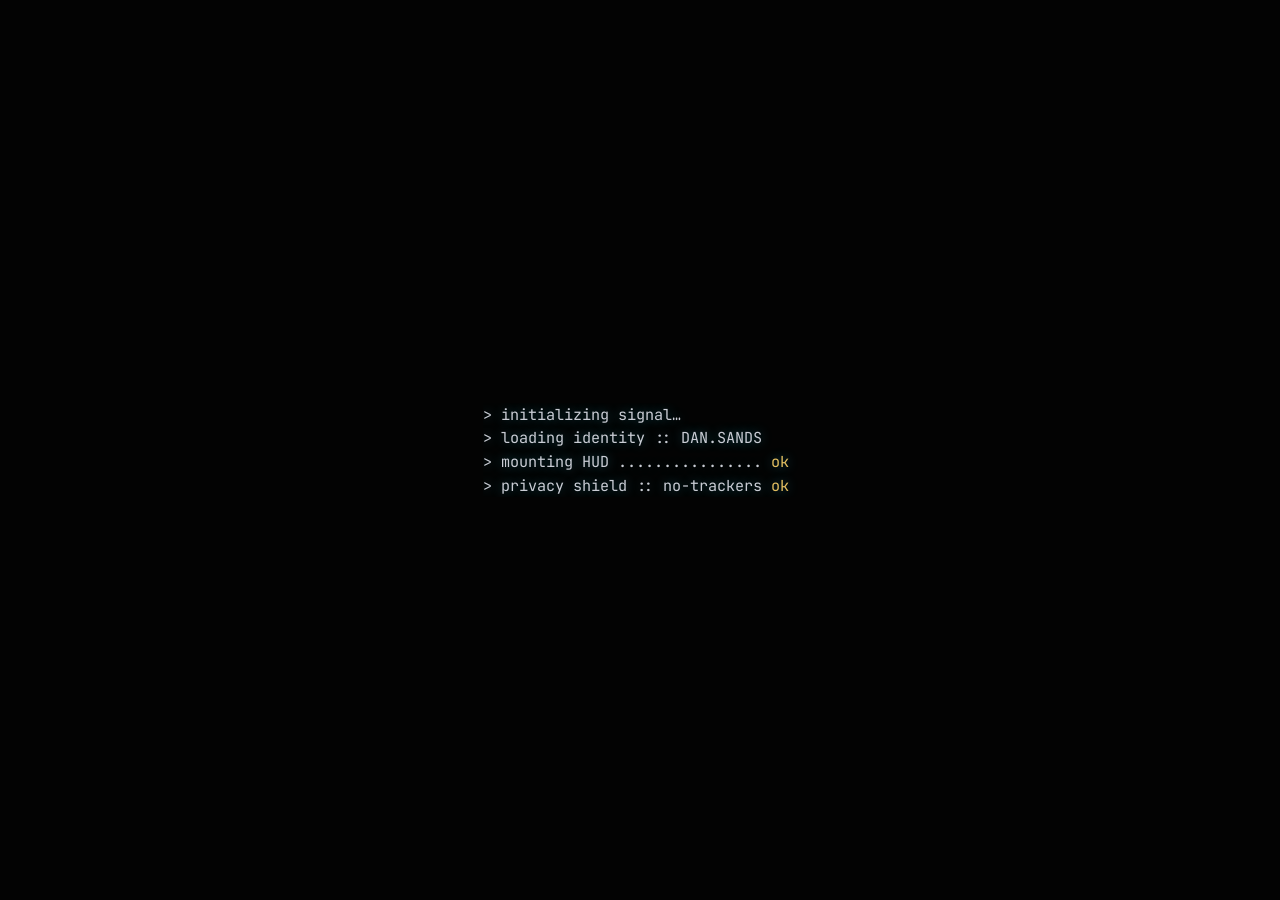
<file: index.html>
<!DOCTYPE html>
<!--
  DAN SANDS // signal — index.html
  ============================================================
  The entire page. No framework, no build step — just markup.

  This is EXPLORATION, not a finished product. The page is a focused
  single-screen introduction and visual playground.

  Structure:
    - <canvas#bg-field>      full-screen theme animation surface
    - #scanlines / #grain    CRT-style overlays (decorative chrome)
    - #boot                  faux terminal boot sequence (fades out)
    - #stage                 the real hero: HUD, crest, title, rotor, CTAs
    - #side-selectors        EN/ES language + 7-theme palette switcher

  Script load order matters (plain <script> tags, no modules):
    1. js/content.js   defines window.DSS + DSS.THEMES + i18n/crest data
    2. js/themes/*.js  each registers its {seed,draw} on DSS.THEMES
    3. js/shared.js    boots the stage, owns the canvas loop + selectors

  Theme palettes are all <link>ed up top so switching is instant. Each
  only sets CSS vars for its [data-theme]; shared.js flips the attribute.
  ============================================================
-->
<html lang="en">
<head>
<meta charset="UTF-8" />
<meta name="viewport" content="width=device-width, initial-scale=1.0" />
<title>DAN SANDS // signal</title>
<meta name="description" content="Dan Sands — product-oriented technology leader. I help teams turn chaos into clear, working systems. Colombia · Canada · Working globally, remote." />
<meta name="robots" content="index, follow" />
<!-- No third-party scripts. No trackers. No cookies. Privacy-first by construction. -->
<link rel="preconnect" href="https://fonts.googleapis.com" />
<link rel="preconnect" href="https://fonts.gstatic.com" crossorigin />
<!-- favicon: >_ terminal prompt on dark bg, hot orange + cool cyan -->
<link rel="icon" type="image/svg+xml" href="favicon.svg" />
<!-- PNG fallbacks for browsers that don't support SVG favicons -->
<link rel="icon" type="image/png" sizes="32x32" href="favicon-32x32.png" />
<link rel="icon" type="image/png" sizes="16x16" href="favicon-16x16.png" />
<link rel="apple-touch-icon" sizes="180x180" href="apple-touch-icon.png" />
<!-- Windows tile color (matches site bg) -->
<meta name="msapplication-TileColor" content="#05070d" />
<link href="https://fonts.googleapis.com/css2?family=Space+Grotesk:wght@300;400;500;700&family=JetBrains+Mono:wght@400;500;700&family=Cinzel:wght@500;700&display=swap" rel="stylesheet" />
<link rel="stylesheet" href="css/base.css" />
<!-- theme palettes (all linked so switching is instant; each only sets vars for its [data-theme]) -->
<link rel="stylesheet" href="css/themes/sunset.css" />
<link rel="stylesheet" href="css/themes/forge.css" />
<link rel="stylesheet" href="css/themes/dawn.css" />
<link rel="stylesheet" href="css/themes/sahira.css" />
<link rel="stylesheet" href="css/themes/mist.css" />
<link rel="stylesheet" href="css/themes/starfield.css" />
<link rel="stylesheet" href="css/themes/aurelius.css" />
</head>
<body data-page="home">
<canvas id="bg-field" aria-hidden="true"></canvas>
<div id="scanlines" class="scanlines" aria-hidden="true"></div>
<div id="grain" class="grain" aria-hidden="true"></div>

<!-- boot sequence -->
<div id="boot" class="hidden" aria-hidden="true">
  <section id="boot-panel" aria-live="polite">
    <pre id="boot-text"></pre>
    <div id="boot-error" class="hidden" role="alert">
      <p id="boot-error-title">THE SIGNAL COULD NOT INITIALIZE</p>
      <p id="boot-error-detail">Required theme artwork is unavailable.</p>
      <p id="boot-error-help">Serve this folder over HTTP, then reload the page.</p>
      <button id="boot-retry" type="button">retry initialization</button>
    </div>
  </section>
</div>

<header id="site-header" class="site-header">
  <div id="site-header-content" class="site-header-content">
    <div id="site-system" class="site-header-system">
      <span id="hud-top-left-tick" class="hud-tick" aria-hidden="true">◢</span>
      <span id="hud-system-label">SYS // DAN.SANDS</span>
    </div>
    <nav id="primary-navigation" class="primary-navigation" aria-label="Primary">
      <a id="nav-home" href="index.html" aria-current="page" data-i18n="nav_home">Home</a>
      <a id="nav-experience" href="experience.html" data-i18n="nav_experience">Experience</a>
      <a id="nav-more" href="coming-soon.html?title=More&amp;message=New+pages+and+projects+are+on+the+way." data-i18n="nav_more">More</a>
      <span class="nav-language" role="group" aria-label="Language / Idioma"><button class="nav-lang-btn lang-btn" type="button" data-lang="en" aria-pressed="true">EN</button><span aria-hidden="true">/</span><button class="nav-lang-btn lang-btn" type="button" data-lang="es" aria-pressed="false">ES</button></span>
    </nav>
    <div id="site-status" class="site-header-status">
      <span id="hud-status-label">STATUS: <b id="hud-status" class="pulse">ONLINE</b></span>
      <span id="hud-top-right-tick" class="hud-tick" aria-hidden="true">◣</span>
    </div>
  </div>
</header>

<main id="stage" class="hidden">
  <!-- HUD corners -->
  <div id="hud-bottom-left" class="hud hud-bl" aria-hidden="true">
    <span id="hud-bottom-left-tick" class="hud-tick">◥</span>
    <span class="hud-label" id="clock">--:--:-- UTC</span>
  </div>
  <div id="hud-bottom-right" class="hud hud-br" aria-hidden="true">
    <span id="hud-location" class="hud-label">COL · CAN · REMOTE</span>
    <span id="hud-bottom-right-tick" class="hud-tick">◤</span>
  </div>

  <section id="hero" class="hero">
    <div id="hero-crest" class="glyph" aria-hidden="true">
<pre id="ascii-crest" class="ascii-crest"></pre>
    </div>

    <p id="hero-eyebrow" class="eyebrow"><span id="eyebrow-open" class="bracket">[</span> <span id="eyebrow-copy" data-i18n="eyebrow">incoming transmission</span> <span id="eyebrow-close" class="bracket">]</span></p>

    <h1 id="hero-title" class="title">
      <span id="hero-title-line" class="line" data-glitch="DAN SANDS">DAN SANDS</span>
    </h1>

    <p id="hero-tagline" class="tagline">
      <span id="tagline-pre" data-i18n="tagline_pre">I help teams turn</span> <span id="tagline-hot" class="hot" data-i18n="tagline_hot">chaos</span><span id="tagline-break-one" class="tl-break t1" aria-hidden="true"> </span><span id="tagline-mid" data-i18n="tagline_mid">into</span><span id="tagline-break-two" class="tl-break t2" aria-hidden="true"> </span><span id="tagline-cool" class="cool" data-i18n="tagline_cool">clear, working systems</span>.
    </p>

    <p class="subline" id="rotator">
      <span id="rotator-prompt" class="prompt">&gt;</span> <span id="rotor"></span><span id="rotator-caret" class="caret">▊</span>
    </p>

    <div id="hero-actions" class="cta-row">
      <a class="btn btn-primary" id="contact-btn" href="#">
        <span id="contact-button-glow" class="btn-glow"></span>
        <span id="contact-button-label" class="btn-label" data-i18n="open_channel">open channel</span>
      </a>
      <a id="linkedin-link" class="btn btn-ghost" href="https://www.linkedin.com/in/DanDataDrivenDreamer" target="_blank" rel="noopener noreferrer">
        <span id="linkedin-button-label" class="btn-label">linkedin →</span>
      </a>
    </div>

    <p id="wip-notice" class="wip">
      <span id="wip-dot" class="wip-dot"></span>
      <span id="wip-text" class="wip-text">
        <span id="wip-pre" data-i18n="wip_pre">this signal is under construction</span><span id="wip-break" class="wip-break" aria-hidden="true"> — </span><span id="wip-post" data-i18n="wip_post">phase 01 of many.</span>
      </span>
    </p>
  </section>

  <footer id="site-footer" class="foot">
    <span id="copyright">© <span id="year"></span> DAN SANDS</span>
    <span id="footer-separator" class="sep">·</span>
    <span id="footer-note">built in the open · no trackers · no cookies</span>
  </footer>

  <!-- language + theme selectors (vertically centered, left edge) -->
  <div id="side-selectors" class="side-selectors">
    <!-- language selector -->
    <div id="language-selector" class="lang" role="group" aria-label="Language">
      <button id="language-en" class="lang-btn" data-lang="en" aria-pressed="true">EN</button>
      <span id="language-separator" class="lang-sep">/</span>
      <button id="language-es" class="lang-btn" data-lang="es" aria-pressed="false">ES</button>
    </div>

    <!-- palette selector -->
    <div id="theme-selector" class="palette" role="group" aria-label="Color theme">
      <span id="theme-selector-label" class="plabel">theme</span>
      <button id="theme-aurelius" class="swatch sw-aurelius" data-set="aurelius" data-tip="Aurelius · Black + Gold" aria-label="Aurelius Black + Gold theme"></button>
      <button id="theme-starfield" class="swatch sw-starfield" data-set="starfield" data-tip="Ad Astra · Space + Rockets" aria-label="Ad Astra theme"></button>
      <button id="theme-forge" class="swatch sw-forge" data-set="forge" data-tip="Forge · Fire Orange Red Yellow" aria-label="Forge theme"></button>
      <button id="theme-mist" class="swatch sw-mist" data-set="mist" data-tip="Misty Forest · Forest + White Fog" aria-label="Misty Forest theme"></button>
      <button id="theme-sunset" class="swatch sw-sunset" data-set="sunset" data-tip="Sunset · Techy Orange ⇄ Cyan" aria-label="Sunset theme"></button>
      <button id="theme-dawn" class="swatch sw-dawn" data-set="dawn" data-tip="Dawn · Warm Morning" aria-label="Dawn theme"></button>
      <button id="theme-sahira" class="swatch sw-sahira" data-set="sahira" data-tip="Sahira · White · Brown · Copper" aria-label="Sahira theme"></button>
    </div>
  </div>

</main>

<!-- content (i18n + copy) → theme animations register on window.DSS.THEMES → shared runtime boots + runs the loop -->
<script src="js/content.js"></script>
<script src="js/themes/sunset.js"></script>
<script src="js/themes/forge.js"></script>
<script src="js/themes/dawn.js"></script>
<script src="js/themes/sahira.js"></script>
<script src="js/themes/mist.js"></script>
<script src="js/themes/starfield.js"></script>
<script src="js/themes/aurelius.js"></script>
<script src="js/shared.js"></script>
</body>
</html>
</file>
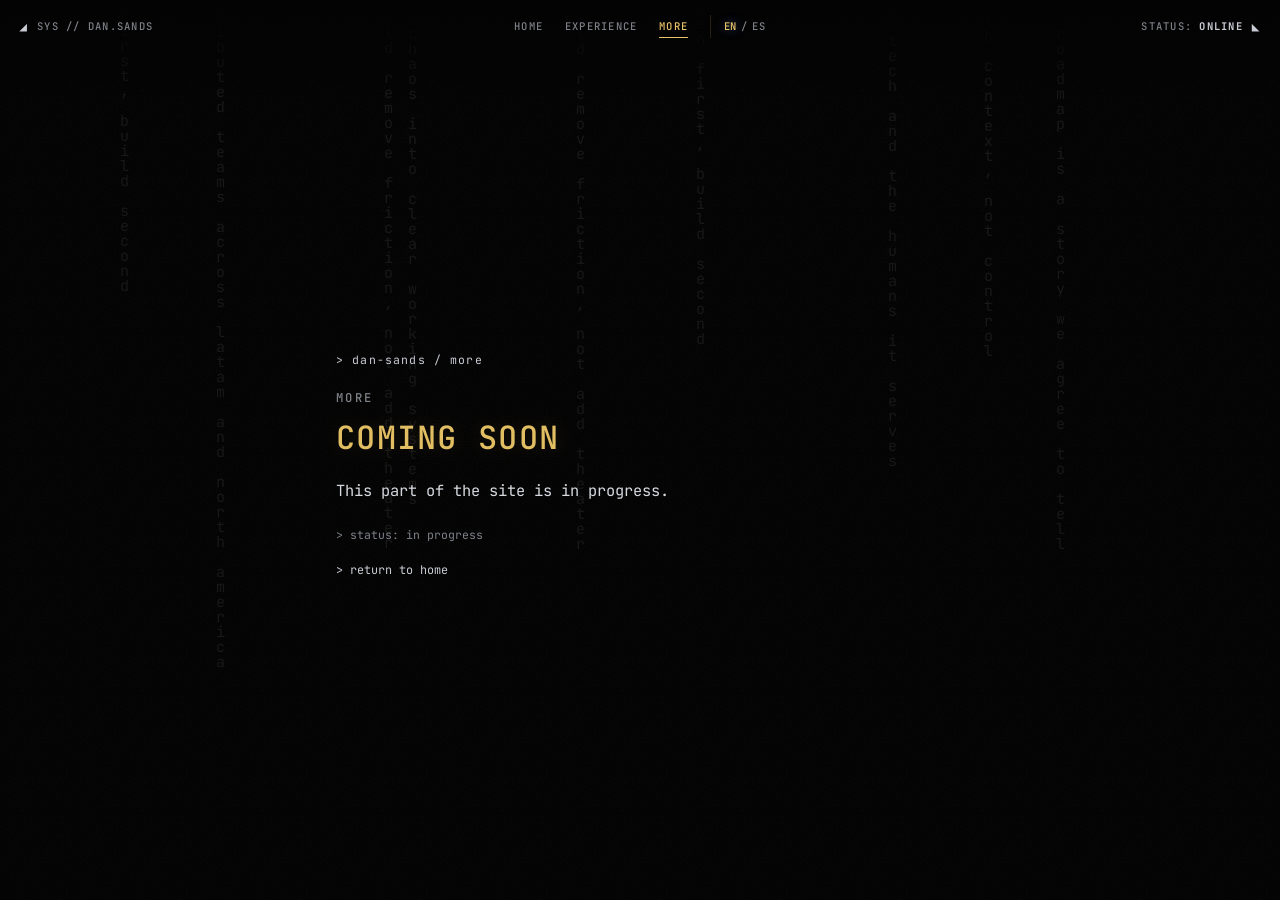
<file: coming-soon.html>
<!DOCTYPE html>
<!-- DAN SANDS // signal — reusable terminal-style placeholder -->
<html lang="en">
<head>
<meta charset="UTF-8" />
<meta name="viewport" content="width=device-width, initial-scale=1.0" />
<title>DAN SANDS — coming soon</title>
<meta name="description" content="A new part of the Dan Sands site is coming soon." />
<meta name="robots" content="index, follow" />
<link rel="icon" type="image/svg+xml" href="favicon.svg" />
<link rel="icon" type="image/png" sizes="32x32" href="favicon-32x32.png" />
<link rel="icon" type="image/png" sizes="16x16" href="favicon-16x16.png" />
<link rel="apple-touch-icon" sizes="180x180" href="apple-touch-icon.png" />
<link href="https://fonts.googleapis.com/css2?family=Space+Grotesk:wght@300;400;500;700&family=JetBrains+Mono:wght@400;500;700&family=Cinzel:wght@500;700&display=swap" rel="stylesheet" />
<link rel="stylesheet" href="css/base.css" />
<link rel="stylesheet" href="css/placeholder.css" />
<link rel="stylesheet" href="css/themes/sunset.css" />
<link rel="stylesheet" href="css/themes/forge.css" />
<link rel="stylesheet" href="css/themes/dawn.css" />
<link rel="stylesheet" href="css/themes/sahira.css" />
<link rel="stylesheet" href="css/themes/mist.css" />
<link rel="stylesheet" href="css/themes/starfield.css" />
<link rel="stylesheet" href="css/themes/aurelius.css" />
</head>
<body data-page="coming-soon">
<canvas id="bg-field" aria-hidden="true"></canvas>
<div id="scanlines" class="scanlines" aria-hidden="true"></div>
<div id="grain" class="grain" aria-hidden="true"></div>

<!-- Shared runtime uses this only if required theme artwork cannot load. -->
<div id="boot" class="hidden" aria-hidden="true">
  <section id="boot-panel" aria-live="polite">
    <pre id="boot-text"></pre>
    <div id="boot-error" class="hidden" role="alert">
      <p id="boot-error-title">THE SIGNAL COULD NOT INITIALIZE</p>
      <p id="boot-error-detail">Required theme artwork is unavailable.</p>
      <p id="boot-error-help">Serve this folder over HTTP, then reload the page.</p>
      <button id="boot-retry" type="button">retry initialization</button>
    </div>
  </section>
</div>

<header id="site-header" class="site-header">
  <div id="site-header-content" class="site-header-content">
    <div id="site-system" class="site-header-system">
      <span id="hud-top-left-tick" class="hud-tick" aria-hidden="true">◢</span>
      <span id="hud-system-label">SYS // DAN.SANDS</span>
    </div>
    <nav id="primary-navigation" class="primary-navigation" aria-label="Primary">
      <a id="nav-home" href="index.html" data-i18n="nav_home">Home</a>
      <a id="nav-experience" href="experience.html" data-i18n="nav_experience">Experience</a>
      <a id="nav-more" href="coming-soon.html?title=More&amp;message=New+pages+and+projects+are+on+the+way." aria-current="page" data-i18n="nav_more">More</a>
      <span class="nav-language" role="group" aria-label="Language / Idioma"><button class="nav-lang-btn lang-btn" type="button" data-lang="en" aria-pressed="true">EN</button><span aria-hidden="true">/</span><button class="nav-lang-btn lang-btn" type="button" data-lang="es" aria-pressed="false">ES</button></span>
    </nav>
    <div id="site-status" class="site-header-status">
      <span id="hud-status-label">STATUS: <b id="hud-status" class="pulse">ONLINE</b></span>
      <span id="hud-top-right-tick" class="hud-tick" aria-hidden="true">◣</span>
    </div>
  </div>
</header>

<main id="stage" class="placeholder-stage">
  <section id="placeholder-terminal" class="placeholder-terminal" aria-labelledby="placeholder-title">
    <p id="placeholder-path" class="terminal-path">&gt; dan-sands / <span id="placeholder-route">more</span></p>
    <h1 id="placeholder-title">More</h1>
    <h2 id="coming-soon-heading">Coming soon</h2>
    <p id="placeholder-description" class="terminal-copy">New pages and projects are on the way.</p>
    <p id="placeholder-status" class="terminal-status">&gt; status: in progress</p>
    <a id="return-home" class="terminal-link" href="index.html">&gt; return to home</a>
  </section>
</main>

<script src="js/content.js"></script>
<script src="js/themes/sunset.js"></script>
<script src="js/themes/forge.js"></script>
<script src="js/themes/dawn.js"></script>
<script src="js/themes/sahira.js"></script>
<script src="js/themes/mist.js"></script>
<script src="js/themes/starfield.js"></script>
<script src="js/themes/aurelius.js"></script>
<script src="js/shared.js"></script>
<script src="js/coming-soon.js"></script>
</body>
</html>
</file>
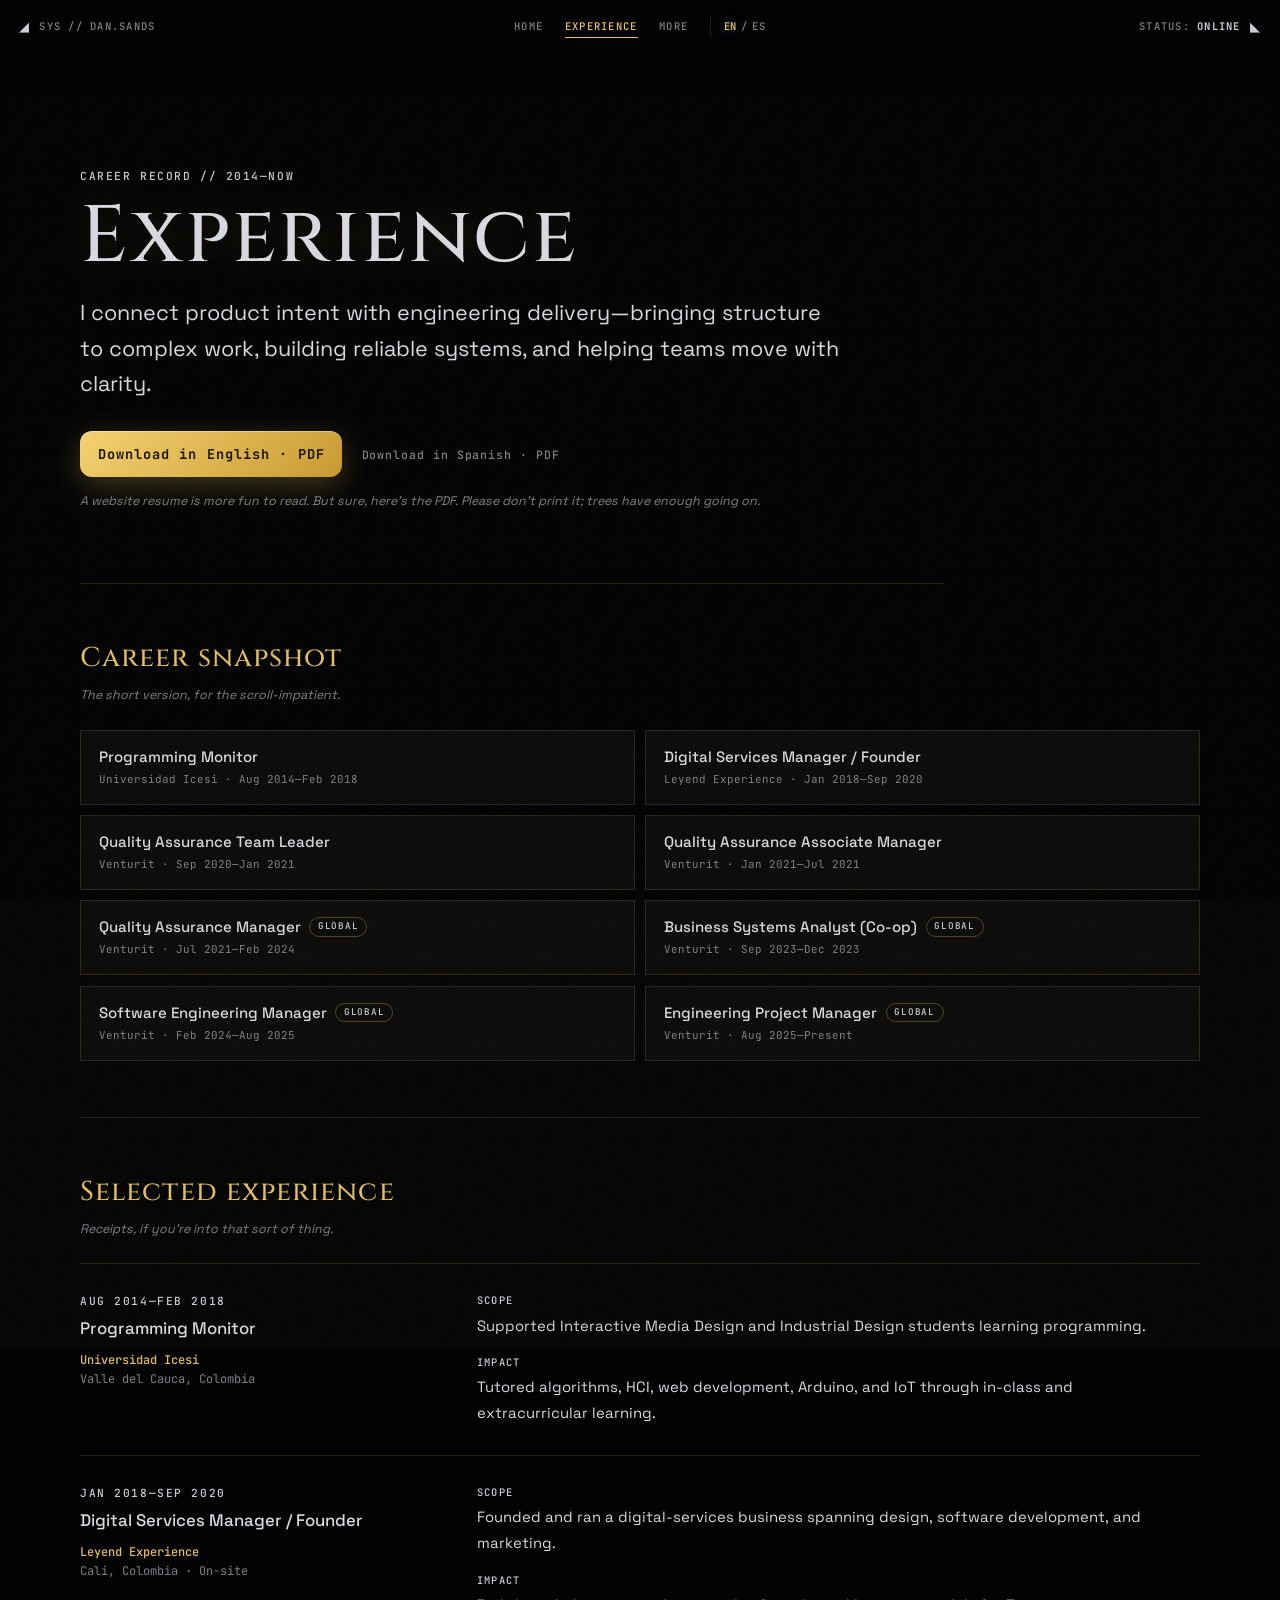
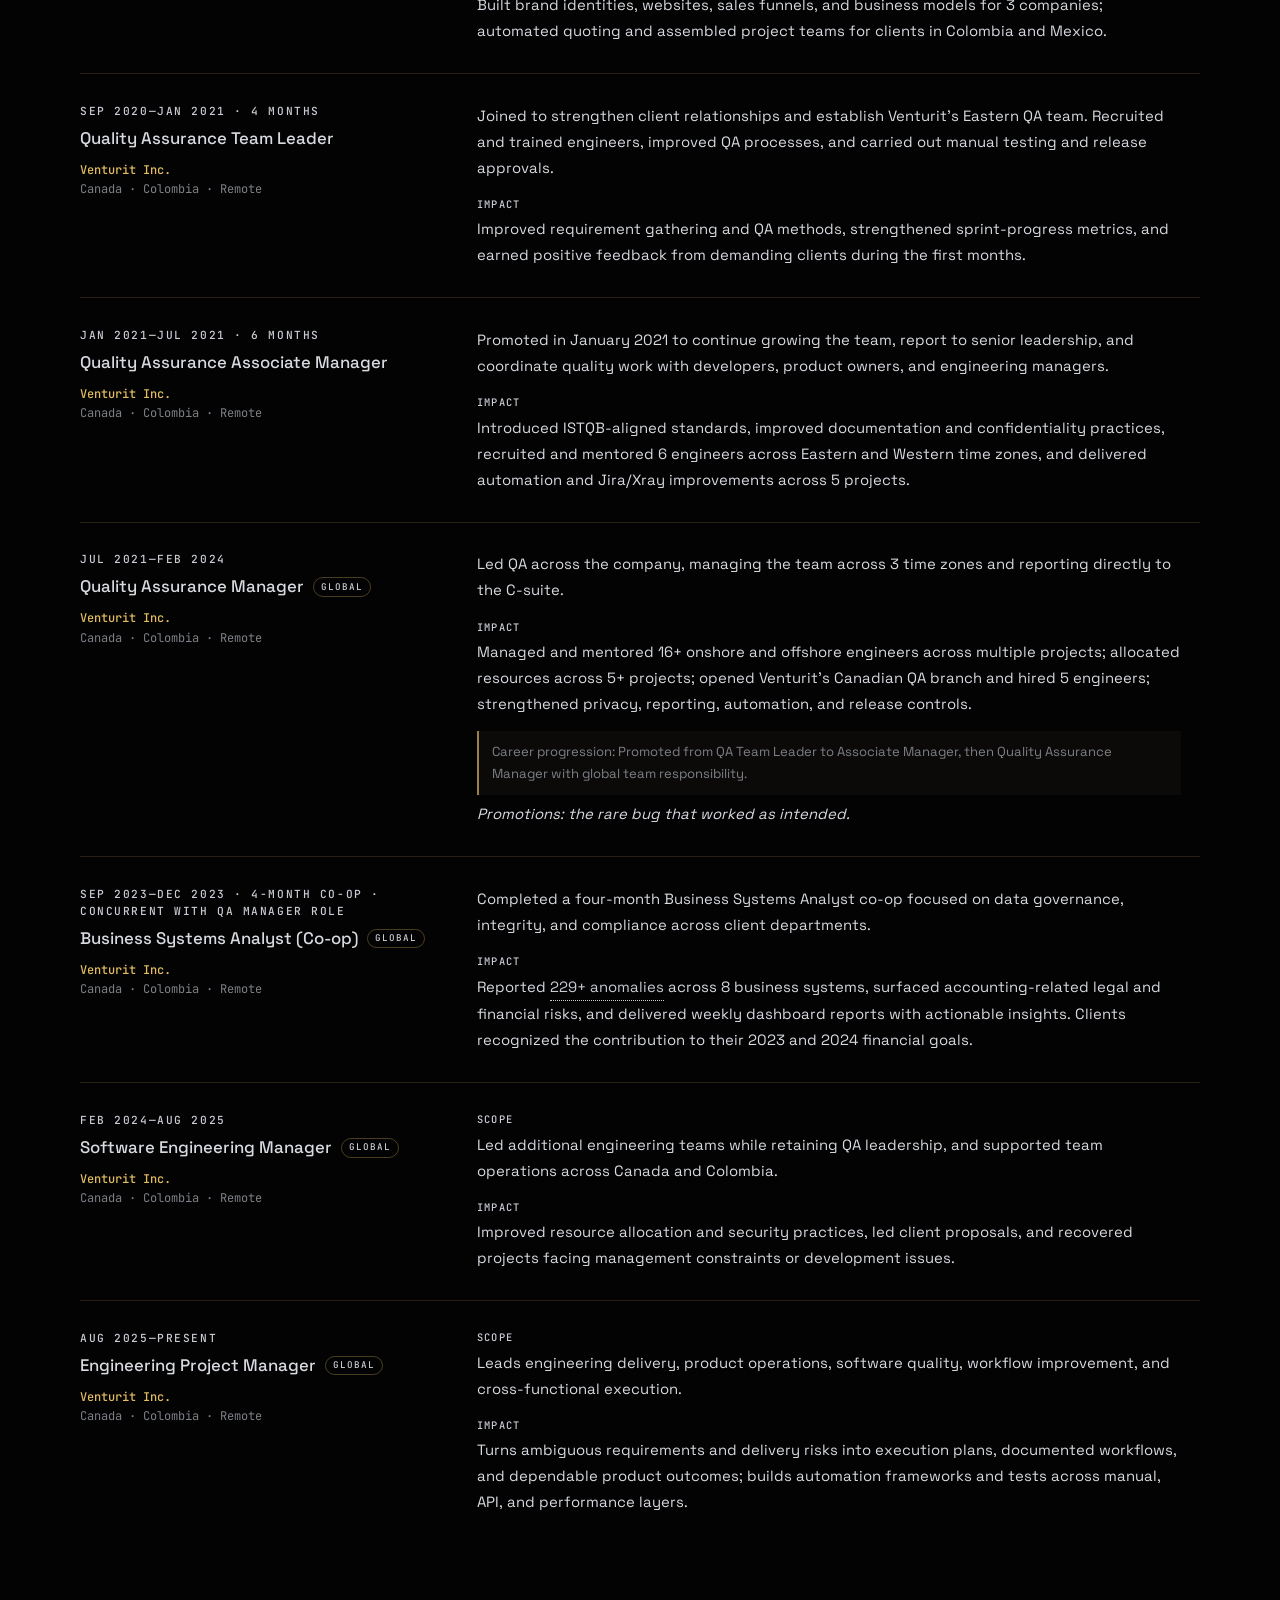
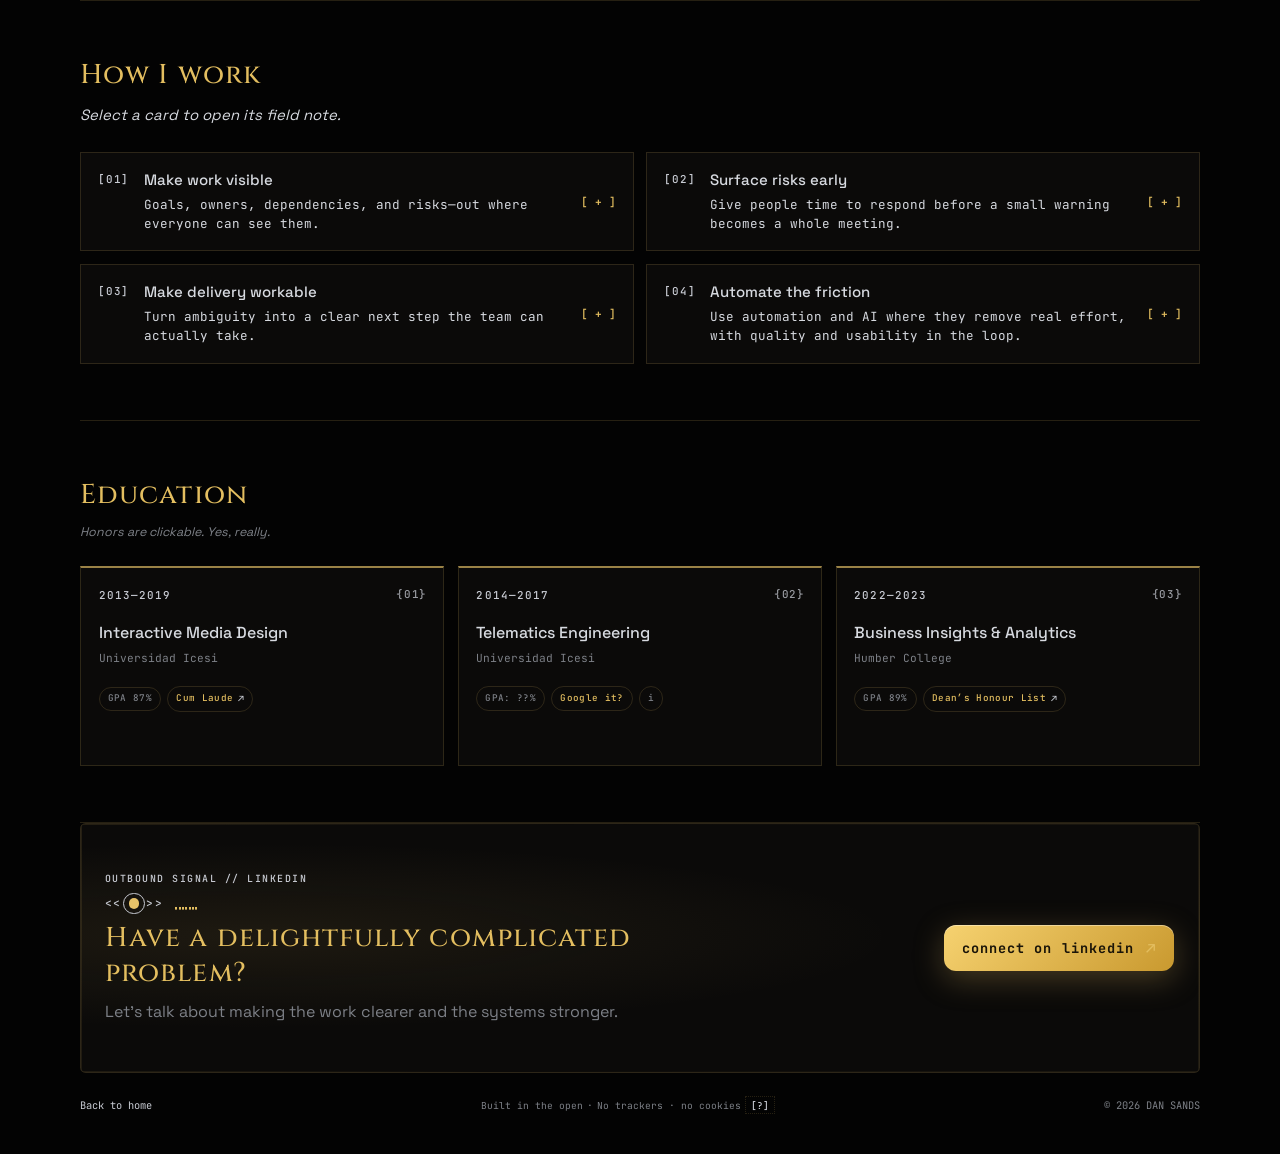
<file: experience.html>
<!DOCTYPE html>
<html lang="en">
<head>
<meta charset="UTF-8" />
<meta name="viewport" content="width=device-width, initial-scale=1.0" />
<title>DAN SANDS — experience</title>
<meta name="description" content="Daniel Arenas (Dan Sands) — product operations, engineering delivery, and workflow transformation." />
<meta name="robots" content="index, follow" />
<link rel="icon" type="image/svg+xml" href="favicon.svg" />
<link rel="icon" type="image/png" sizes="32x32" href="favicon-32x32.png" />
<link rel="apple-touch-icon" sizes="180x180" href="apple-touch-icon.png" />
<link href="https://fonts.googleapis.com/css2?family=Space+Grotesk:wght@300;400;500;700&family=JetBrains+Mono:wght@400;500;700&family=Cinzel:wght@500;700&display=swap" rel="stylesheet" />
<link rel="stylesheet" href="css/base.css" />
<link rel="stylesheet" href="css/experience.css" />
<link rel="stylesheet" href="css/themes/sunset.css" />
<link rel="stylesheet" href="css/themes/forge.css" />
<link rel="stylesheet" href="css/themes/dawn.css" />
<link rel="stylesheet" href="css/themes/sahira.css" />
<link rel="stylesheet" href="css/themes/mist.css" />
<link rel="stylesheet" href="css/themes/starfield.css" />
<link rel="stylesheet" href="css/themes/aurelius.css" />
</head>
<body data-page="experience">
<canvas id="bg-field" aria-hidden="true"></canvas>
<div id="scanlines" class="scanlines" aria-hidden="true"></div>
<div id="grain" class="grain" aria-hidden="true"></div>
<div id="boot" class="hidden" aria-hidden="true"><section id="boot-panel" aria-live="polite"><pre id="boot-text"></pre><div id="boot-error" class="hidden" role="alert"><p id="boot-error-title">THE SIGNAL COULD NOT INITIALIZE</p><p id="boot-error-detail">Required theme artwork is unavailable.</p><p id="boot-error-help">Serve this folder over HTTP, then reload the page.</p><button id="boot-retry" type="button">retry initialization</button></div></section></div>

<header id="site-header" class="site-header">
  <div id="site-header-content" class="site-header-content">
    <div id="site-system" class="site-header-system"><span class="hud-tick" aria-hidden="true">◢</span><span id="hud-system-label">SYS // DAN.SANDS</span></div>
    <nav id="primary-navigation" class="primary-navigation" aria-label="Primary">
      <a id="nav-home" href="index.html" data-exp="exp_nav_home">Home</a>
      <a id="nav-experience" href="experience.html" aria-current="page" data-exp="exp_nav_experience">Experience</a>
      <a id="nav-more" href="coming-soon.html?title=More&amp;message=New+pages+and+projects+are+on+the+way." data-exp="exp_nav_more">More</a>
      <span class="nav-language" role="group" aria-label="Language / Idioma"><button class="nav-lang-btn lang-btn" type="button" data-lang="en" aria-pressed="true">EN</button><span aria-hidden="true">/</span><button class="nav-lang-btn lang-btn" type="button" data-lang="es" aria-pressed="false">ES</button></span>
    </nav>
    <div id="site-status" class="site-header-status"><span>STATUS: <b class="pulse">ONLINE</b></span><span class="hud-tick" aria-hidden="true">◣</span></div>
  </div>
</header>

<main id="stage" class="experience-stage">
  <section class="experience-hero" aria-labelledby="experience-title">
    <p class="experience-eyebrow" data-exp="exp_eyebrow">career record // 2014—now</p>
    <h1 id="experience-title" data-exp="exp_title">Experience</h1>
    <p class="experience-lede" data-exp="exp_lede">I connect product intent with engineering delivery—bringing structure to complex work, building reliable systems, and helping teams move with clarity.</p>
    <div class="resume-actions" aria-label="Resume downloads / Descargas de la hoja de vida">
      <a class="btn btn-primary" href="assets/resume/Daniel-Arenas-Resume-2026-EN.pdf" download><span class="btn-label" data-exp="exp_download_resume_en">Download in English</span></a>
      <a class="resume-secondary" href="assets/resume/Daniel-Arenas-Hoja-de-Vida-2026-ES.pdf" download data-exp="exp_download_resume_es">Download in Spanish</a>
    </div>
    <p class="experience-aside resume-aside" data-exp="exp_resume_aside">A website resume is more fun to read. But sure, here’s the PDF. Please don’t print it; trees have enough going on.</p>
  </section>

  <section class="career-snapshot" aria-labelledby="snapshot-title">
    <h2 id="snapshot-title" data-exp="exp_snapshot">Career snapshot</h2>
    <p class="section-aside" data-exp="exp_snapshot_aside">The short version, for the scroll-impatient.</p>
    <ol class="snapshot-list">
      <li><a href="#icesi"><span class="snapshot-role" data-exp="exp_role_monitor_title">Programming Monitor</span><span class="snapshot-meta">Universidad Icesi · Aug 2014—Feb 2018</span></a></li>
      <li><a href="#leyend"><span class="snapshot-role" data-exp="exp_role_founder_title">Digital Services Manager / Founder</span><span class="snapshot-meta">Leyend Experience · Jan 2018—Sep 2020</span></a></li>
      <li><a href="#venturit-qa-team-leader"><span class="snapshot-role" data-exp="exp_role_qa_team_leader">Quality Assurance Team Leader</span><span class="snapshot-meta" data-exp="exp_qa_team_leader_snapshot">Venturit · Sep 2020—Jan 2021</span></a></li>
      <li><a href="#venturit-qa-associate"><span class="snapshot-role" data-exp="exp_role_qa_associate_manager">Quality Assurance Associate Manager</span><span class="snapshot-meta" data-exp="exp_qa_associate_snapshot">Venturit · Jan 2021—Jul 2021</span></a></li>
      <li><a href="#venturit-global-qa"><span class="snapshot-title-line"><span class="snapshot-role" data-exp="exp_role_qa_manager_title">Quality Assurance Manager</span><span class="role-label" data-exp="exp_global_label">Global</span></span><span class="snapshot-meta" data-exp="exp_qa_manager_snapshot">Venturit · Jul 2021—Feb 2024</span></a></li>
      <li><a href="#venturit-bsa"><span class="snapshot-title-line"><span class="snapshot-role" data-exp="exp_role_bsa_title">Business Systems Analyst (Co-op)</span><span class="role-label" data-exp="exp_global_label">Global</span></span><span class="snapshot-meta" data-exp="exp_bsa_snapshot">Venturit · Sep 2023—Dec 2023</span></a></li>
      <li><a href="#venturit-manager"><span class="snapshot-title-line"><span class="snapshot-role" data-exp="exp_role_manager_title">Software Engineering Manager</span><span class="role-label" data-exp="exp_global_label">Global</span></span><span class="snapshot-meta">Venturit · Feb 2024—Aug 2025</span></a></li>
      <li><a href="#venturit-current"><span class="snapshot-title-line"><span class="snapshot-role" data-exp="exp_role_current_title">Engineering Project Manager</span><span class="role-label" data-exp="exp_global_label">Global</span></span><span class="snapshot-meta">Venturit · Aug 2025—<span data-exp="exp_present">Present</span></span></a></li>
    </ol>
  </section>

  <section class="experience-history" aria-labelledby="history-title">
    <h2 id="history-title" data-exp="exp_selected_work">Selected experience</h2>
    <p class="section-aside" data-exp="exp_selected_aside">Receipts, if you’re into that sort of thing.</p>
    <article class="experience-entry" id="icesi">
      <div class="entry-heading"><p class="entry-date">Aug 2014—Feb 2018</p><h3 data-exp="exp_role_monitor_title">Programming Monitor</h3><p class="entry-company">Universidad Icesi <span data-exp="exp_location_icesi">Valle del Cauca, Colombia</span></p></div>
      <div class="entry-detail"><h4 data-exp="exp_scope">Scope</h4><p data-exp="exp_role_monitor_scope">Supported Interactive Media Design and Industrial Design students learning programming.</p><h4 data-exp="exp_impact">Impact</h4><p data-exp="exp_role_monitor_impact">Tutored algorithms, HCI, web development, Arduino, and IoT through in-class and extracurricular learning.</p></div>
    </article>
    <article class="experience-entry" id="leyend">
      <div class="entry-heading"><p class="entry-date">Jan 2018—Sep 2020</p><h3 data-exp="exp_role_founder_title">Digital Services Manager / Founder</h3><p class="entry-company">Leyend Experience <span data-exp="exp_location_cali">Cali, Colombia · On-site</span></p></div>
      <div class="entry-detail"><h4 data-exp="exp_scope">Scope</h4><p data-exp="exp_role_founder_scope">Founded and ran a digital-services business spanning design, software development, and marketing.</p><h4 data-exp="exp_impact">Impact</h4><p data-exp="exp_role_founder_impact">Built brand identities, websites, sales funnels, and business models for 3 companies; automated quoting and assembled project teams for clients in Colombia and Mexico.</p></div>
    </article>
    <article class="experience-entry qa-stage" id="venturit-qa-team-leader">
      <div class="entry-heading"><p class="entry-date" data-exp="exp_qa_team_leader_period">Sep 2020—Jan 2021 · 4 months</p><h3 data-exp="exp_role_qa_team_leader">Quality Assurance Team Leader</h3><p class="entry-company">Venturit Inc. <span data-exp="exp_location_remote">Canada · Colombia · Remote</span></p></div>
      <div class="entry-detail"><p class="stage-summary" data-exp="exp_qa_team_leader_summary">Joined to strengthen client relationships and establish Venturit’s Eastern QA team. Recruited and trained engineers, improved QA processes, and carried out manual testing and release approvals.</p><h4 data-exp="exp_impact">Impact</h4><p data-exp="exp_qa_team_leader_impact">Improved requirement gathering and QA methods, strengthened sprint-progress metrics, and earned positive feedback from demanding clients during the first months.</p></div>
    </article>
    <article class="experience-entry qa-stage" id="venturit-qa-associate">
      <div class="entry-heading"><p class="entry-date" data-exp="exp_qa_associate_period">Jan 2021—Jul 2021 · 6 months</p><h3 data-exp="exp_role_qa_associate_manager">Quality Assurance Associate Manager</h3><p class="entry-company">Venturit Inc. <span data-exp="exp_location_remote">Canada · Colombia · Remote</span></p></div>
      <div class="entry-detail"><p class="stage-summary" data-exp="exp_qa_associate_summary">Promoted in January 2021 to continue growing the team, report to senior leadership, and coordinate quality work with developers, product owners, and engineering managers.</p><h4 data-exp="exp_impact">Impact</h4><p data-exp="exp_qa_associate_impact">Introduced ISTQB-aligned standards, improved documentation and confidentiality practices, recruited and mentored 6 engineers across Eastern and Western time zones, and delivered automation and Jira/Xray improvements across 5 projects.</p></div>
    </article>
    <article class="experience-entry qa-stage" id="venturit-global-qa">
      <div class="entry-heading"><p class="entry-date" data-exp="exp_qa_manager_period">Jul 2021—Feb 2024</p><h3><span data-exp="exp_role_qa_manager_title">Quality Assurance Manager</span><span class="easter-egg"><button class="role-label easter-egg-trigger" type="button" data-exp="exp_global_label" aria-expanded="false" aria-controls="global-egg-qa">Global</button><span class="easter-egg-popover" id="global-egg-qa" role="status" data-exp="exp_global_easter_egg" hidden>Global means time zones. So many time zones.</span></span></h3><p class="entry-company">Venturit Inc. <span data-exp="exp_location_remote">Canada · Colombia · Remote</span></p></div>
      <div class="entry-detail"><p class="stage-summary" data-exp="exp_qa_manager_summary">Led QA across the company, managing the team across 3 time zones and reporting directly to the C-suite.</p><h4 data-exp="exp_impact">Impact</h4><p data-exp="exp_qa_manager_impact">Managed and mentored 16+ onshore and offshore engineers across multiple projects; allocated resources across 5+ projects; opened Venturit’s Canadian QA branch and hired 5 engineers; strengthened privacy, reporting, automation, and release controls.</p><p class="promotion-note" data-exp="exp_qa_progression_note">Career progression: Promoted from QA Team Leader to Associate Manager, then Quality Assurance Manager with global team responsibility.</p><p class="promotion-aside" data-exp="exp_qa_promotion_joke">Promotions: the rare bug that worked as intended.</p></div>
    </article>
    <article class="experience-entry" id="venturit-bsa">
      <div class="entry-heading"><p class="entry-date" data-exp="exp_bsa_period">Sep 2023—Dec 2023 · 4-month co-op · concurrent with QA Manager role</p><h3><span data-exp="exp_role_bsa_title">Business Systems Analyst (Co-op)</span><span class="easter-egg"><button class="role-label easter-egg-trigger" type="button" data-exp="exp_global_label" aria-expanded="false" aria-controls="global-egg-bsa">Global</button><span class="easter-egg-popover" id="global-egg-bsa" role="status" data-exp="exp_global_easter_egg" hidden>Global means time zones. So many time zones.</span></span></h3><p class="entry-company">Venturit Inc. <span data-exp="exp_location_remote">Canada · Colombia · Remote</span></p></div>
      <div class="entry-detail"><p class="stage-summary" data-exp="exp_bsa_summary">Completed a four-month Business Systems Analyst co-op focused on data governance, integrity, and compliance across client departments.</p><h4 data-exp="exp_impact">Impact</h4><p><span data-exp="exp_bsa_impact_prefix">Reported </span><span class="easter-egg anomaly-egg"><button class="anomaly-trigger easter-egg-trigger" type="button" data-exp="exp_bsa_anomaly_label" aria-expanded="false" aria-controls="bsa-egg-anomalies">229+ anomalies</button><span class="easter-egg-popover" id="bsa-egg-anomalies" role="status" data-exp="exp_bsa_easter_egg" hidden>Found them. Filed them. Politely ruined someone’s spreadsheet.</span></span><span data-exp="exp_bsa_impact_suffix"> across 8 business systems, surfaced accounting-related legal and financial risks, and delivered weekly dashboard reports with actionable insights. Clients recognized the contribution to their 2023 and 2024 financial goals.</span></p></div>
    </article>
    <article class="experience-entry" id="venturit-manager">
      <div class="entry-heading"><p class="entry-date">Feb 2024—Aug 2025</p><h3><span data-exp="exp_role_manager_title">Software Engineering Manager</span><span class="easter-egg"><button class="role-label easter-egg-trigger" type="button" data-exp="exp_global_label" aria-expanded="false" aria-controls="global-egg-manager">Global</button><span class="easter-egg-popover" id="global-egg-manager" role="status" data-exp="exp_global_easter_egg" hidden>Global means time zones. So many time zones.</span></span></h3><p class="entry-company">Venturit Inc. <span data-exp="exp_location_remote">Canada · Colombia · Remote</span></p></div>
      <div class="entry-detail"><h4 data-exp="exp_scope">Scope</h4><p data-exp="exp_role_manager_scope">Led additional engineering teams while retaining QA leadership, and supported team operations across Canada and Colombia.</p><h4 data-exp="exp_impact">Impact</h4><p data-exp="exp_role_manager_impact">Improved resource allocation and security practices, led client proposals, and recovered projects facing management constraints or development issues.</p></div>
    </article>
    <article class="experience-entry" id="venturit-current">
      <div class="entry-heading"><p class="entry-date">Aug 2025—<span data-exp="exp_present">Present</span></p><h3><span data-exp="exp_role_current_title">Engineering Project Manager</span><span class="easter-egg"><button class="role-label easter-egg-trigger" type="button" data-exp="exp_global_label" aria-expanded="false" aria-controls="global-egg-current">Global</button><span class="easter-egg-popover" id="global-egg-current" role="status" data-exp="exp_global_easter_egg" hidden>Global means time zones. So many time zones.</span></span></h3><p class="entry-company">Venturit Inc. <span data-exp="exp_location_remote">Canada · Colombia · Remote</span></p></div>
      <div class="entry-detail"><h4 data-exp="exp_scope">Scope</h4><p data-exp="exp_role_current_scope">Leads engineering delivery, product operations, software quality, workflow improvement, and cross-functional execution.</p><h4 data-exp="exp_impact">Impact</h4><p data-exp="exp_role_current_impact">Turns ambiguous requirements and delivery risks into execution plans, documented workflows, and dependable product outcomes; builds automation frameworks and tests across manual, API, and performance layers.</p></div>
    </article>
  </section>

  <section class="operating-note" aria-labelledby="approach-title">
    <h2 id="approach-title" data-exp="exp_approach">How I work</h2>
    <p class="section-aside" data-exp="exp_field_guide_hint">Select a card to open its field note.</p>
    <div class="principle-grid">
      <details class="principle-card" data-scroll-reveal>
        <summary><span class="ascii-mark" aria-hidden="true">[01]</span><span class="principle-copy"><span class="principle-title" data-exp="exp_principle_1_title">Make work visible</span><span class="principle-summary" data-exp="exp_principle_1_summary">Goals, owners, dependencies, and risks—out where everyone can see them.</span></span><span class="principle-toggle" aria-hidden="true">[ + ]</span></summary>
        <p class="principle-note" data-exp="exp_principle_1_note" hidden>Invisible work has a suspicious habit of catching fire.</p>
      </details>
      <details class="principle-card" data-scroll-reveal>
        <summary><span class="ascii-mark" aria-hidden="true">[02]</span><span class="principle-copy"><span class="principle-title" data-exp="exp_principle_2_title">Surface risks early</span><span class="principle-summary" data-exp="exp_principle_2_summary">Give people time to respond before a small warning becomes a whole meeting.</span></span><span class="principle-toggle" aria-hidden="true">[ + ]</span></summary>
        <p class="principle-note" data-exp="exp_principle_2_note" hidden>Bad news gets less expensive when it arrives on time.</p>
      </details>
      <details class="principle-card" data-scroll-reveal>
        <summary><span class="ascii-mark" aria-hidden="true">[03]</span><span class="principle-copy"><span class="principle-title" data-exp="exp_principle_3_title">Make delivery workable</span><span class="principle-summary" data-exp="exp_principle_3_summary">Turn ambiguity into a clear next step the team can actually take.</span></span><span class="principle-toggle" aria-hidden="true">[ + ]</span></summary>
        <p class="principle-note" data-exp="exp_principle_3_note" hidden>Fewer heroic all-nighters. More predictable progress.</p>
      </details>
      <details class="principle-card" data-scroll-reveal>
        <summary><span class="ascii-mark" aria-hidden="true">[04]</span><span class="principle-copy"><span class="principle-title" data-exp="exp_principle_4_title">Automate the friction</span><span class="principle-summary" data-exp="exp_principle_4_summary">Use automation and AI where they remove real effort, with quality and usability in the loop.</span></span><span class="principle-toggle" aria-hidden="true">[ + ]</span></summary>
        <p class="principle-note" data-exp="exp_principle_4_note" hidden>If a task is boring twice, perhaps let a robot inherit it.</p>
      </details>
    </div>
  </section>

  <section class="education" aria-labelledby="education-title">
    <h2 id="education-title" data-exp="exp_education">Education</h2>
    <p class="section-aside" data-exp="exp_education_guide_hint">Honors are clickable. Yes, really.</p>
    <ol class="education-ledger">
      <li class="education-card" data-scroll-reveal>
        <span class="edu-index" aria-hidden="true">{01}</span><p class="edu-date" data-exp="exp_education_icesi_dates">2013—2019</p>
        <h3 data-exp="exp_education_icesi_degree">Interactive Media Design</h3><p class="edu-school" data-exp="exp_education_icesi_school">Universidad Icesi</p>
        <div class="edu-badges"><span class="edu-badge" data-exp="exp_education_gpa87">GPA 87%</span><span class="easter-egg"><button class="credential-badge easter-egg-trigger" type="button" data-exp="exp_education_cum_laude" aria-expanded="false" aria-controls="edu-egg-icesi">Cum Laude</button><span class="easter-egg-popover" id="edu-egg-icesi" role="status" data-exp="exp_education_cum_egg" hidden>Achievement unlocked: distinction earned. No extra lives included.</span></span></div>
      </li>
      <li class="education-card" data-scroll-reveal>
        <span class="edu-index" aria-hidden="true">{02}</span><p class="edu-date" data-exp="exp_education_telematics_dates">2014—2017</p>
        <h3 data-exp="exp_education_telematics_degree">Telematics Engineering</h3><p class="edu-school" data-exp="exp_education_icesi_school">Universidad Icesi</p>
        <div class="edu-badges edu-roast-badges">
          <span class="easter-egg"><button class="credential-badge edu-gpa-trigger easter-egg-trigger" type="button" data-exp="exp_education_gpa_roast_label" aria-expanded="false" aria-controls="edu-egg-tele-gpa">GPA: ??%</button><span class="easter-egg-popover" id="edu-egg-tele-gpa" role="status" data-exp="exp_education_laude_roast" hidden>Probably would’ve graduated cum laude too.</span></span>
          <span class="easter-egg"><button class="credential-badge easter-egg-trigger" type="button" data-exp="exp_education_cable_label" aria-expanded="false" aria-controls="edu-egg-cables">Google it?</button><span class="easter-egg-popover" id="edu-egg-cables" role="status" data-exp="exp_education_cable_egg" hidden>It was a bad idea. I was already a superb designer and developer to connect cables for life. Regardless, all the professors used to ask us to Google it anyway.</span></span>
          <span class="easter-egg"><button class="edu-info-trigger easter-egg-trigger" type="button" aria-label="Program note / Nota del programa" aria-expanded="false" aria-controls="edu-egg-tele-info"><span aria-hidden="true">i</span></button><span class="easter-egg-popover" id="edu-egg-tele-info" role="status" data-exp="exp_education_tele_info" hidden>Small apology for the roast: Telematics is an excellent program, and I had lovely professors who supported me through some of my toughest years.</span></span>
        </div>
      </li>
      <li class="education-card" data-scroll-reveal>
        <span class="edu-index" aria-hidden="true">{03}</span><p class="edu-date" data-exp="exp_education_humber_dates">2022—2023</p>
        <h3 data-exp="exp_education_humber_degree">Business Insights &amp; Analytics</h3><p class="edu-school" data-exp="exp_education_humber_school">Humber College</p>
        <div class="edu-badges"><span class="edu-badge" data-exp="exp_education_gpa89">GPA 89%</span><span class="easter-egg"><button class="credential-badge easter-egg-trigger" type="button" data-exp="exp_education_honors" aria-expanded="false" aria-controls="edu-egg-humber">Dean’s Honour List</button><span class="easter-egg-popover" id="edu-egg-humber" role="status" data-exp="exp_education_honors_egg" hidden>Academic side quest: completed.</span></span></div>
      </li>
    </ol>
  </section>

  <section class="experience-cta" data-scroll-reveal>
    <div class="cta-copy"><p class="cta-kicker" data-exp="exp_contact_signal">OUTBOUND SIGNAL // LINKEDIN</p><div class="signal-beacon" aria-hidden="true"><span>&lt;&lt;</span><b>●</b><span>&gt;&gt;</span><i class="signal-bars"><span></span><span></span><span></span><span></span><span></span><span></span><span></span></i></div><h2 data-exp="exp_contact_title">Have a delightfully complicated problem?</h2><p data-exp="exp_contact_copy">Let’s talk about making the work clearer and the systems stronger.</p></div>
    <a class="btn btn-primary cta-transmit" href="https://www.linkedin.com/in/DanDataDrivenDreamer" target="_blank" rel="noopener noreferrer"><span class="btn-label" data-exp="exp_contact">Connect on LinkedIn</span><span class="cta-arrow" aria-hidden="true">↗</span></a>
  </section>
  <footer class="experience-footer"><a href="index.html" data-exp="exp_home">Back to home</a><span class="footer-note"><span data-exp="exp_footer_built">Built in the open</span> · <span data-exp="exp_footer_no_trackers">No trackers · no cookies</span> <span class="easter-egg"><button class="footer-egg-trigger easter-egg-trigger" type="button" aria-expanded="false" aria-controls="footer-egg">[?]</button><span class="easter-egg-popover" id="footer-egg" role="status" data-exp="exp_footer_egg" hidden>No trackers. Several tabs, probably.</span></span></span><span>© <span id="year"></span> DAN SANDS</span></footer>
</main>

<script src="js/content.js"></script>
<script src="js/themes/sunset.js"></script><script src="js/themes/forge.js"></script><script src="js/themes/dawn.js"></script><script src="js/themes/sahira.js"></script><script src="js/themes/mist.js"></script><script src="js/themes/starfield.js"></script><script src="js/themes/aurelius.js"></script>
<script src="js/shared.js"></script>
</body>
</html>
</file>
<file: css/base.css>
/* ============================================================
   DAN SANDS // signal — base.css (theme-independent layout)
   ------------------------------------------------------------
   The shared skeleton: fonts, reset, the full-screen canvas,
   CRT chrome (.scanlines/.grain), boot sequence, HUD frame,
   hero, CTAs, WIP line, footer, contact modal, and the
   EN/ES + palette selectors. ALL colors are CSS custom
   properties defined here (defaults = sunset) and overridden
   per-theme in css/themes/*.css via [data-theme].

   This file is the "non-negotiable" chrome. Themes only swap
   the palette + the canvas animation behind it. (Exploration
   note: I couldn't let a personal site be one <div>, so this
   is the frame the seven moods hang off of.)
   ============================================================ */

:root{
  /* fonts */
  --serif:     "Cinzel", serif;
  --sans:      "Space Grotesk", system-ui, sans-serif;
  --mono:      "JetBrains Mono", ui-monospace, monospace;

  /* ===== THEME: sunset (default) — techy orange ⇄ cyan ===== */
  --bg:        #05070d;
  --bg-2:      #0a0e18;
  --ink:       #e8ecf4;
  --ink-dim:   #8892a6;
  --hot:       #ff5c3a;
  --hot-2:     #ff8a3d;
  --cool:      #38e1ff;
  --cool-2:    #6c7bff;
  --gold:      #d9b25b;
  --glass:     rgba(20,28,44,0.45);
  --glass-brd: rgba(120,160,220,0.18);
  --rgb-hot:   255,92,58;
  --rgb-cool:  56,225,255;
  --rgb-cool2: 108,123,255;
  --rgb-gold:  217,178,91;
  --crest-shimmer: none;
}

*{box-sizing:border-box;margin:0;padding:0}
html{scroll-behavior:smooth}
body{
  background:
    radial-gradient(1200px 800px at 70% -10%, rgba(var(--rgb-cool),0.08), transparent 60%),
    radial-gradient(900px 700px at 10% 110%, rgba(var(--rgb-hot),0.08), transparent 55%),
    var(--bg);
  color:var(--ink);
  font-family:var(--sans);
  min-height:100vh;
  overflow-x:hidden;
  -webkit-font-smoothing:antialiased;
  transition:background .6s ease,color .6s ease;
}

.hidden{display:none !important}

/* ---------- background canvas ---------- */
#bg-field{position:fixed;inset:0;z-index:0;pointer-events:none}

/* ---------- scanlines + grain overlays ---------- */
.scanlines{
  position:fixed;inset:0;z-index:40;pointer-events:none;opacity:.35;
  background:repeating-linear-gradient(to bottom,rgba(255,255,255,.025) 0 1px,transparent 1px 3px);
  mix-blend-mode:overlay;
}
.grain{
  position:fixed;inset:-50%;z-index:41;pointer-events:none;opacity:.05;
  background-image:url("data:image/svg+xml,%3Csvg xmlns='http://www.w3.org/2000/svg' width='120' height='120'%3E%3Cfilter id='n'%3E%3CfeTurbulence type='fractalNoise' baseFrequency='0.9' numOctaves='2'/%3E%3C/filter%3E%3Crect width='100%25' height='100%25' filter='url(%23n)'/%3E%3C/svg%3E");
  animation:grain 6s steps(6) infinite;
}
@keyframes grain{
  0%{transform:translate(0,0)}20%{transform:translate(-3%,2%)}
  40%{transform:translate(2%,-3%)}60%{transform:translate(-2%,-2%)}
  80%{transform:translate(3%,3%)}100%{transform:translate(0,0)}
}

/* ---------- boot sequence ---------- */
#boot{
  position:fixed;inset:0;z-index:60;display:grid;place-items:center;
  background:var(--bg);overflow:hidden;
}
body[data-page="experience"] #boot:not(.boot-error-active){display:none}
body[data-page="coming-soon"] #boot:not(.boot-error-active){display:none}
#boot.boot-error-active{background:color-mix(in srgb,var(--bg) 80%,transparent);backdrop-filter:blur(1px)}
#boot-panel{
  position:relative;z-index:2;width:max-content;max-width:calc(100vw - 3rem);
  justify-self:center;margin-inline:auto;text-align:left;
}
#boot-text{
  font-family:var(--mono);font-size:clamp(.7rem,1.6vw,.95rem);
  width:max-content;max-width:100%;color:var(--cool);line-height:1.55;
  white-space:pre;text-align:left;overflow-x:auto;
  margin:0;text-shadow:0 0 12px rgba(56,225,255,.4);
}
#boot-text .ok{color:var(--gold)}
#boot-text .warn{color:var(--hot)}
#boot-error{
  position:relative;margin-top:1rem;padding:1.25rem 1.4rem 1.35rem;
  border:1px solid var(--glass-brd);border-left:2px solid var(--hot);border-radius:8px;
  background:linear-gradient(145deg,rgba(20,28,44,.84),rgba(5,7,13,.92));
  box-shadow:0 18px 70px rgba(0,0,0,.48),0 0 32px rgba(var(--rgb-hot),.08),inset 0 1px rgba(255,255,255,.04);
  color:var(--ink);font-family:var(--mono);animation:boot-error-in .35s ease-out both;
}
#boot-error::before{content:"SIGNAL // INITIALIZATION FAULT";display:block;margin-bottom:.8rem;color:var(--hot);font-size:.62rem;letter-spacing:.18em}
#boot-error p{margin:.45rem 0;color:var(--ink-dim);font-size:clamp(.68rem,1.4vw,.82rem);line-height:1.6}
#boot-error #boot-error-title{color:var(--ink);font-size:clamp(.78rem,1.8vw,1rem);letter-spacing:.08em}
#boot-error #boot-error-help{color:var(--cool)}
#boot-retry{
  margin-top:.65rem;padding:.7rem .9rem;border:1px solid var(--glass-brd);border-radius:5px;
  background:rgba(255,255,255,.035);color:var(--gold);font:500 .7rem var(--mono);
  letter-spacing:.08em;text-transform:uppercase;cursor:pointer;transition:background .2s,border-color .2s;
}
#boot-retry:hover,#boot-retry:focus-visible{background:rgba(var(--rgb-hot),.1);border-color:var(--hot);outline:none}
@keyframes boot-error-in{from{opacity:0;transform:translateY(8px)}to{opacity:1;transform:translateY(0)}}
@media(prefers-reduced-motion:reduce){#boot-error{animation:none}#boot-retry{transition:none}}

/* ---------- stage / HUD ---------- */
#stage{position:relative;z-index:10;min-height:100vh;display:flex;flex-direction:column}
.site-header{
  position:fixed;inset:.9rem 1.2rem auto;z-index:45;
}
.site-header::before{
  content:"";position:absolute;z-index:-1;pointer-events:none;
  inset:-.9rem -1.2rem auto;height:6rem;
  background:linear-gradient(to bottom,
    var(--bg) 0%,
    color-mix(in srgb,var(--bg) 80%,transparent) 38%,
    color-mix(in srgb,var(--bg) 0%,transparent) 100%);
}
.site-header-content{
  display:grid;
  grid-template-columns:minmax(0,1fr) auto minmax(0,1fr);align-items:center;gap:1rem;
  color:var(--ink-dim);font:500 .66rem var(--mono);letter-spacing:.12em;text-transform:uppercase;
  pointer-events:none;
}
.site-header-system,.site-header-status,.primary-navigation{display:flex;align-items:center;gap:.55rem;white-space:nowrap}
.site-header-status{justify-self:end}
.primary-navigation{justify-content:center;gap:1.35rem;pointer-events:auto}
.primary-navigation a{padding:.28rem 0;color:var(--ink-dim);text-decoration:none;border-bottom:1px solid transparent;transition:color .2s,border-color .2s}
.nav-language{display:inline-flex;align-items:center;gap:.25rem;padding-left:.8rem;border-left:1px solid var(--glass-brd);letter-spacing:.08em}
.primary-navigation .nav-lang-btn{padding:.28rem 0;background:none;border:0;color:var(--ink-dim);font:inherit;letter-spacing:inherit;cursor:pointer;transition:color .2s}
.primary-navigation .nav-lang-btn[aria-pressed="true"]{color:var(--hot)}
.primary-navigation .nav-lang-btn:hover,.primary-navigation .nav-lang-btn:focus-visible{color:var(--ink);outline:none}
.primary-navigation a:hover,.primary-navigation a:focus-visible{color:var(--ink);border-bottom-color:var(--cool);outline:none}
.primary-navigation a[aria-current="page"]{color:var(--hot);border-bottom-color:var(--hot)}
.site-header .pulse{color:var(--cool)}
.hud{
  position:fixed;z-index:30;display:flex;gap:.5rem;align-items:center;
  font-family:var(--mono);font-size:.68rem;letter-spacing:.12em;
  color:var(--ink-dim);text-transform:uppercase;opacity:0;
  animation:hud-in .8s ease forwards;animation-delay:.4s;
}
.hud-tl{top:1.1rem;left:1.2rem}
.hud-tr{top:1.1rem;right:1.2rem}
.hud-bl{bottom:1.1rem;left:1.2rem}
.hud-br{bottom:1.1rem;right:1.2rem}
.hud-tick{color:var(--cool);font-size:.8rem}
.hud b{color:var(--cool)}
.pulse{animation:pulse 1.8s ease-in-out infinite}
@keyframes pulse{0%,100%{opacity:1}50%{opacity:.35}}
@keyframes hud-in{from{opacity:0;transform:translateY(-6px)}to{opacity:.9;transform:none}}

/* ---------- hero ---------- */
.hero{
  flex:1;display:flex;flex-direction:column;align-items:center;justify-content:center;
  text-align:center;padding:6rem 1.5rem 4rem;position:relative;
}
.glyph{margin-bottom:1.2rem;transform:translateY(20px);opacity:0;animation:rise 1s ease forwards .6s}
.ascii-crest{
  font-family:var(--mono);font-size:clamp(.4rem,1vw,.56rem);line-height:1;
  color:var(--gold);text-shadow:0 0 18px rgba(var(--rgb-gold),.5);
  filter:drop-shadow(0 0 10px rgba(var(--rgb-gold),.25));
  background:linear-gradient(115deg,var(--gold) 20%,#fff8e0 42%,var(--gold) 60%);
  background-size:250% 100%;-webkit-background-clip:text;background-clip:text;
  animation:var(--crest-shimmer);
}
@keyframes shimmer{0%{background-position:200% 0}100%{background-position:-200% 0}}

.eyebrow{
  font-family:var(--mono);font-size:.72rem;letter-spacing:.35em;text-transform:uppercase;
  color:var(--cool);margin-bottom:1.4rem;opacity:0;animation:rise .8s ease forwards .9s;
}
.bracket{color:var(--hot)}

.title{margin-bottom:1.5rem;opacity:0;animation:rise .9s ease forwards 1.05s}
.title .line{
  font-family:var(--serif);font-weight:700;
  font-size:clamp(3rem,12vw,8.5rem);line-height:.95;letter-spacing:.04em;
  background:linear-gradient(180deg,#fff 0%,#cdd6ea 45%,#7f8aa6 100%);
  -webkit-background-clip:text;background-clip:text;color:transparent;
  position:relative;display:inline-block;
  text-shadow:0 0 60px rgba(108,123,255,.25);
}

.tagline{
  font-size:clamp(1.15rem,3.4vw,2rem);font-weight:300;max-width:92vw;
  line-height:1.35;margin-bottom:1.6rem;color:var(--ink);
  opacity:0;animation:rise .9s ease forwards 1.25s;
}
/* tagline line-breaks: desktop = 2 lines (break only before the cool phrase),
   mobile = 3 lines (.t1 also breaks before "into"). Width is uncapped (full
   available width) so longer languages (e.g. ES) don't get extra wraps. */
.tagline .tl-break{display:inline}
.tagline .t2{display:block}
.tagline .hot{color:var(--hot);font-weight:500;text-shadow:0 0 20px rgba(255,92,58,.35)}
.tagline .cool{color:var(--cool);font-weight:500;text-shadow:0 0 20px rgba(56,225,255,.35)}

.subline{
  font-family:var(--mono);font-size:clamp(.8rem,2vw,1rem);color:var(--ink-dim);
  margin-bottom:2.4rem;min-height:1.5em;opacity:0;animation:rise .9s ease forwards 1.45s;
}
.prompt{color:var(--gold)}
.caret{color:var(--cool);animation:blink 1s steps(1) infinite}
@keyframes blink{50%{opacity:0}}

/* ---------- CTAs ---------- */
.cta-row{display:flex;gap:1rem;flex-wrap:wrap;justify-content:center;
  opacity:0;animation:rise .9s ease forwards 1.6s}
.btn{
  position:relative;font-family:var(--mono);font-size:.85rem;letter-spacing:.08em;
  text-transform:lowercase;text-decoration:none;padding:.9rem 1.8rem;border-radius:12px;
  overflow:hidden;transition:transform .25s ease,box-shadow .25s ease;
  backdrop-filter:blur(12px);-webkit-backdrop-filter:blur(12px);
}
.btn:hover{transform:translateY(-3px)}
.btn-primary{
  color:#0a0e18;font-weight:700;
  background:linear-gradient(135deg,var(--cool),var(--cool-2));
  box-shadow:0 8px 30px rgba(var(--rgb-cool),.35),inset 0 1px 0 rgba(255,255,255,.4);
}
.btn-primary:hover{box-shadow:0 12px 44px rgba(var(--rgb-cool),.55),inset 0 1px 0 rgba(255,255,255,.5)}
.btn-glow{position:absolute;inset:0;background:radial-gradient(circle at 50% 120%,rgba(255,255,255,.6),transparent 60%);opacity:0;transition:opacity .3s}
.btn-primary:hover .btn-glow{opacity:.4}
.btn-ghost{
  color:var(--ink);background:var(--glass);border:1px solid var(--glass-brd);
  box-shadow:inset 0 1px 0 rgba(255,255,255,.06);
}
.btn-ghost:hover{border-color:var(--cool);color:var(--cool);box-shadow:0 8px 30px rgba(var(--rgb-cool),.15)}

/* ---------- WIP + footer ---------- */
.wip{
  margin-top:2.6rem;font-family:var(--mono);font-size:.72rem;letter-spacing:.1em;
  line-height:1.5;color:var(--ink-dim);display:flex;align-items:center;gap:.5rem;
  opacity:0;animation:rise .9s ease forwards 1.8s;
}
.wip-text{text-align:left}
.wip-break{display:inline}
.wip-dot{flex:none;width:8px;height:8px;border-radius:50%;background:var(--hot);
  box-shadow:0 0 12px var(--hot);animation:pulse 1.6s ease-in-out infinite}

.foot{
  text-align:center;padding:1.5rem;font-family:var(--mono);font-size:.65rem;
  letter-spacing:.1em;color:var(--ink-dim);opacity:.6;display:flex;gap:.6rem;
  justify-content:center;flex-wrap:wrap;
}
.foot .sep{color:var(--hot)}

/* ---------- contact modal ---------- */
#contact-modal{
  position:fixed;inset:0;z-index:70;display:none;align-items:center;justify-content:center;
  padding:1.5rem;background:rgba(3,5,10,.7);backdrop-filter:blur(6px);
}
#contact-modal.open{display:flex;animation:fade .3s ease}
.modal-card{
  position:relative;max-width:440px;width:100%;padding:2.2rem;border-radius:18px;
  background:linear-gradient(160deg,rgba(24,32,50,.8),rgba(12,16,26,.85));
  border:1px solid var(--glass-brd);
  box-shadow:0 30px 80px rgba(0,0,0,.6),inset 0 1px 0 rgba(255,255,255,.08);
  backdrop-filter:blur(20px);-webkit-backdrop-filter:blur(20px);
  animation:rise .4s ease;
}
.modal-card h2{font-family:var(--serif);font-size:1.6rem;margin-bottom:.4rem;color:var(--ink)}
.modal-card p.sub{font-family:var(--mono);font-size:.72rem;color:var(--ink-dim);margin-bottom:1.4rem;letter-spacing:.08em}
.chan{display:flex;align-items:center;gap:.8rem;padding:.85rem 1rem;border-radius:12px;
  background:var(--glass);border:1px solid var(--glass-brd);margin-bottom:.7rem;
  font-family:var(--mono);font-size:.85rem;color:var(--ink);text-decoration:none;
  transition:transform .2s,border-color .2s}
.chan:hover{transform:translateX(4px);border-color:var(--cool);color:var(--cool)}
.chan .ico{font-size:1.1rem}
.chan small{margin-left:auto;color:var(--ink-dim);font-size:.65rem}
.modal-close{position:absolute;top:1rem;right:1.1rem;background:none;border:none;
  color:var(--ink-dim);font-size:1.4rem;cursor:pointer;font-family:var(--mono)}
.modal-close:hover{color:var(--hot)}
#copy-toast{margin-top:.6rem;font-family:var(--mono);font-size:.7rem;color:var(--gold);
  min-height:1em;text-align:center}

@keyframes rise{from{opacity:0;transform:translateY(24px)}to{opacity:1;transform:none}}
@keyframes fade{from{opacity:0}to{opacity:1}}

/* ---------- language + theme selectors (vertical, left edge, centered) ---------- */
.side-selectors{
  position:fixed;z-index:35;left:1rem;top:50%;transform:translateY(-50%);
  display:flex;flex-direction:column;gap:.6rem;align-items:center;
  opacity:0;animation:hud-in-fade .8s ease forwards .6s;
}
@keyframes hud-in-fade{from{opacity:0}to{opacity:1}}
.lang{
  display:flex;flex-direction:column;align-items:center;gap:.15rem;padding:.45rem .5rem;border-radius:12px;
  background:var(--glass);border:1px solid var(--glass-brd);
  backdrop-filter:blur(14px);-webkit-backdrop-filter:blur(14px);
  box-shadow:0 8px 30px rgba(0,0,0,.4),inset 0 1px 0 rgba(255,255,255,.06);
  font-family:var(--mono);font-size:.6rem;letter-spacing:.12em;
}
.lang-btn{background:none;border:none;color:var(--ink-dim);cursor:pointer;
  font-family:inherit;font-size:.62rem;letter-spacing:.1em;padding:.1rem .15rem;transition:color .2s}
.lang-btn[aria-pressed="true"]{color:var(--ink);text-shadow:0 0 10px var(--sw-glow,rgba(120,160,255,.5))}
.lang-btn:hover{color:var(--ink)}
.lang-sep{display:none}
.palette{
  position:relative;left:auto;top:auto;transform:none;
  display:flex;flex-direction:column;gap:.7rem;align-items:center;padding:.8rem .6rem;
  border-radius:16px;background:var(--glass);border:1px solid var(--glass-brd);
  backdrop-filter:blur(14px);-webkit-backdrop-filter:blur(14px);
  box-shadow:0 8px 30px rgba(0,0,0,.4),inset 0 1px 0 rgba(255,255,255,.06);
  opacity:1;animation:none;
}
.palette .plabel{font-family:var(--mono);font-size:.55rem;letter-spacing:.2em;
  text-transform:uppercase;color:var(--ink-dim);writing-mode:vertical-rl;
  transform:rotate(180deg);margin-bottom:.2rem}
.swatch{width:24px;height:24px;border-radius:50%;cursor:pointer;padding:0;
  border:1.5px solid rgba(255,255,255,.25);position:relative;transition:transform .2s,box-shadow .2s}
.swatch:hover{transform:scale(1.18)}
.swatch[aria-pressed="true"]{transform:scale(1.15);border-color:#fff;
  box-shadow:0 0 0 2px rgba(255,255,255,.35),0 0 16px 2px var(--sw-glow)}
/* tooltip */
.swatch::after{content:attr(data-tip);position:absolute;left:150%;top:50%;
  transform:translateY(-50%) translateX(-6px);white-space:nowrap;pointer-events:none;
  font-family:var(--mono);font-size:.62rem;letter-spacing:.08em;color:var(--ink);
  background:rgba(10,12,20,.92);border:1px solid var(--glass-brd);padding:.3rem .55rem;
  border-radius:7px;opacity:0;transition:opacity .18s,transform .18s;
  box-shadow:0 4px 14px rgba(0,0,0,.5)}
.swatch:hover::after{opacity:1;transform:translateY(-50%) translateX(0)}
.sw-sunset{background:linear-gradient(135deg,#ff5c3a,#38e1ff);--sw-glow:rgba(56,225,255,.6)}
.sw-forge{background:linear-gradient(135deg,#ff3b1f,#ff6a1f,#ffd23f);--sw-glow:rgba(255,106,31,.6)}
.sw-dawn{background:linear-gradient(135deg,#e08a4e,#c46a86,#7d9fd6);--sw-glow:rgba(196,106,134,.6)}
.sw-sahira{background:linear-gradient(135deg,#fbf6ef 30%,#b06a33 65%,#7a4d2c);--sw-glow:rgba(176,106,51,.6)}
.sw-mist{background:linear-gradient(135deg,#5ee6b0,#4fc8ff);--sw-glow:rgba(94,230,176,.6)}
.sw-starfield{background:linear-gradient(135deg,#050a16 40%,#6fa8ff 75%,#ff8a3d);--sw-glow:rgba(111,168,255,.65)}
.sw-aurelius{background:linear-gradient(135deg,#030303 45%,#e8c368);--sw-glow:rgba(232,195,104,.7)}

/* ---------- mobile / vertical layout (≤600px) ---------- */
@media (max-width:600px){
  .site-header{inset:.75rem .7rem auto}
  .site-header-content{grid-template-columns:minmax(0,1fr) auto minmax(0,1fr);gap:.35rem;font-size:.5rem;letter-spacing:.06em}
  .site-header-system,.site-header-status{gap:.28rem}
  .primary-navigation{gap:.55rem}
  .nav-language{gap:.16rem;padding-left:.4rem}
  .site-header .hud-tick{font-size:.58rem}
  .hud-bl,.hud-br{display:none}

  /* language + theme selectors → fixed bottom bar (kills the vertical-edge overlap) */
  .side-selectors{
    left:50%;right:auto;top:auto;bottom:.7rem;transform:translateX(-50%);
    flex-direction:row;align-items:center;gap:.7rem;flex-wrap:nowrap;
    max-width:calc(100vw - 1.4rem);overflow:visible;
    padding:.5rem .7rem;border-radius:16px;
    background:var(--glass);border:1px solid var(--glass-brd);
    backdrop-filter:blur(14px);-webkit-backdrop-filter:blur(14px);
    box-shadow:0 8px 30px rgba(0,0,0,.4),inset 0 1px 0 rgba(255,255,255,.06);
  }
  .lang{flex-direction:row;gap:.35rem;padding:.4rem .55rem}
  .lang-sep{display:inline}
  .palette{flex-direction:row;gap:.5rem;padding:.4rem .55rem}
  .palette .plabel{display:none}
  .swatch{width:22px;height:22px}
  /* tooltips open ABOVE the bar so they never overflow off-screen on mobile */
  .swatch::after{left:50%;top:auto;bottom:150%;transform:translateX(-50%) translateY(6px)}
  .swatch:hover::after{transform:translateX(-50%) translateY(0)}

  /* keep hero + footer clear of the bottom bar */
  .hero{padding-bottom:5.5rem}
  .foot{padding-bottom:4.8rem}

  /* WIP line: split into 2 rows on mobile; the dash joins row 2 (not its own line).
     Dot stays locked to the first row. */
  .wip{align-items:flex-start}
  .wip-dot{margin-top:.3rem}
  .wip-break{display:inline}
  .wip-break::before{content:"";display:block}
}

@media (max-width:380px){
  .site-header{inset-inline:.45rem}
  .site-header-content{font-size:.44rem;letter-spacing:.025em}
  .site-header-system,.site-header-status{gap:.18rem}
  .primary-navigation{gap:.4rem}
}

/* ---------- reduced motion ---------- */
@media (prefers-reduced-motion:reduce){
  *,*::before,*::after{animation-duration:.001s !important;animation-iteration-count:1 !important}
  .primary-navigation a{transition:none}
  .grain,.scanlines{display:none}
  #bg-field{display:none}
}

@media (max-width:600px){
  .hud-bl,.hud-br{display:none}
}
</file>
<file: css/themes/sunset.css>
/* ============================================================
   THEME: sunset (default) — techy orange ⇄ cyan
   ------------------------------------------------------------
   The default palette + the hero-crest gradient override. Sets
   [data-theme="sunset"] vars (used by base.css + the constellation
   animation in js/themes/sunset.js). The crest uses an orange→
   purple background-clip gradient with a breathing glow. This is
   the baseline mood; the other six are riffs off the same frame.
   ============================================================ */
[data-theme="sunset"]{
  --bg:#05070d; --bg-2:#0a0e18; --ink:#e8ecf4; --ink-dim:#8892a6;
  --hot:#ff5c3a; --hot-2:#ff8a3d; --cool:#38e1ff; --cool-2:#6c7bff;
  --gold:#d9b25b;
  --glass:rgba(20,28,44,0.45); --glass-brd:rgba(120,160,220,0.18);
  --rgb-hot:255,92,58; --rgb-cool:56,225,255; --rgb-cool2:108,123,255; --rgb-gold:217,178,91;
  --crest-shimmer:shimmer 6s linear infinite;
}
/* hero crest: sunset gradient — orange → purple across the cyberpunk sun,
   built from theme tokens (--hot-2 / --hot = orange … --cool-2 = purple) */
[data-theme="sunset"] .ascii-crest{
  color:transparent;text-shadow:none;
  background:linear-gradient(115deg,var(--hot-2) 0%,var(--hot) 32%,var(--cool-2) 100%);
  background-size:100% 100%;-webkit-background-clip:text;background-clip:text;
  /* keep the glow, tinted orange→purple, and let it breathe */
  filter:drop-shadow(0 0 10px rgba(var(--rgb-hot),.30)) drop-shadow(0 0 18px rgba(var(--rgb-cool2),.15));
  animation:sunset-crest 4.5s ease-in-out infinite;
}
@keyframes sunset-crest{
  0%,100%{filter:drop-shadow(0 0 10px rgba(var(--rgb-hot),.30)) drop-shadow(0 0 18px rgba(var(--rgb-cool2),.15))}
  50%    {filter:drop-shadow(0 0 16px rgba(var(--rgb-hot),.50)) drop-shadow(0 0 28px rgba(var(--rgb-cool2),.32))}
}
</file>
<file: css/themes/forge.css>
/* ============================================================
   THEME: forge — fire: rich orange · deep red · bright yellow
   ------------------------------------------------------------
   Palette + hero-crest overrides for the "blacksmith's hearth"
   mood. Sets [data-theme="forge"] vars consumed by base.css and
   by js/themes/forge.js (the ember fountain reads --rgb-hot /
   --rgb-gold). Warm crest glow, no light-theme surface fixes
   needed (forge stays dark). One of seven.
   ============================================================ */
[data-theme="forge"]{
  --bg:#0c0503; --bg-2:#1a0805; --ink:#ffeede; --ink-dim:#c08a6a;
  --hot:#ff6a1f; --hot-2:#ffd23f; --cool:#ff3b1f; --cool-2:#ff9500;
  --gold:#ffb347;
  --glass:rgba(46,18,8,0.44); --glass-brd:rgba(255,140,60,0.22);
  --rgb-hot:255,106,31; --rgb-cool:255,59,31; --rgb-cool2:255,149,0; --rgb-gold:255,210,63;
  --crest-shimmer:shimmer 6s linear infinite;
}
[data-theme="forge"] .ascii-crest{
  color:var(--hot);text-shadow:0 0 18px rgba(var(--rgb-hot),.5);
  filter:drop-shadow(0 0 10px rgba(var(--rgb-hot),.25));
  background:linear-gradient(115deg,var(--hot) 20%,#fff 42%,var(--hot) 60%);
  background-size:250% 100%;-webkit-background-clip:text;background-clip:text;
}
</file>
<file: css/themes/dawn.css>
/* ============================================================
   THEME: dawn (light) — warm cream · roasted coffee · soft rose · sky
   ------------------------------------------------------------
   LIGHT theme. Palette + hero-crest + surface overrides for the
   "calm morning" mood. Because the base dark-glass surfaces assume
   a dark bg, this file re-skins the title gradient, swatch tooltip,
   contact modal, footer, and primary CTA so they stay legible on a
   pale ground. Crest = coffee→rose shimmer. One of seven.
   ============================================================ */
[data-theme="dawn"]{
  --bg:#fbf3ea; --bg-2:#f3e7da; --ink:#3a2a22; --ink-dim:#6f5a4a;
  --hot:#b15426; --hot-2:#d27a44; --cool:#a85076; --cool-2:#7d9fd6;
  --gold:#9c5b27;
  --glass:rgba(255,249,242,0.55); --glass-brd:rgba(224,138,78,0.22);
  --rgb-hot:177,84,38; --rgb-cool:168,80,118; --rgb-cool2:125,159,214; --rgb-gold:156,91,39;
  --crest-shimmer:shimmer 7s linear infinite;
}
/* hero crest: coffee → rose shimmer (on white bg) */
[data-theme="dawn"] .ascii-crest{
  color:var(--hot);text-shadow:0 0 16px rgba(var(--rgb-hot),.28);
  filter:drop-shadow(0 0 8px rgba(var(--rgb-hot),.20));
  background:linear-gradient(115deg,var(--hot) 18%,var(--gold) 42%,var(--cool) 64%,var(--hot) 88%);
  background-size:250% 100%;-webkit-background-clip:text;background-clip:text;
}

/* ===== light-theme surface overrides (dark-theme surfaces assume dark bg) ===== */
[data-theme="dawn"] .title .line{
  background:linear-gradient(180deg,#3a2a22 0%,#8a5440 55%,#c46a86 100%);
  -webkit-background-clip:text;background-clip:text;color:transparent;
  text-shadow:0 0 50px rgba(224,138,78,.18);
}
[data-theme="dawn"] .swatch::after{
  color:var(--ink);background:rgba(255,250,244,.96);border:1px solid var(--glass-brd);
  box-shadow:0 4px 14px rgba(122,77,44,.18);
}
[data-theme="dawn"] #contact-modal{background:rgba(58,42,34,.45)}
[data-theme="dawn"] .modal-card{
  background:linear-gradient(160deg,rgba(255,250,243,.96),rgba(243,231,218,.98));
  border:1px solid var(--glass-brd);
  box-shadow:0 30px 80px rgba(122,77,44,.22),inset 0 1px 0 rgba(255,255,255,.8);
}
/* footer is washed out by base opacity:.6 on light bg → restore legibility */
[data-theme="dawn"] .foot{opacity:.85}
/* primary CTA: white text on coffee→mauve gradient (dark text fails on mid-tone bg) */
[data-theme="dawn"] .btn-primary{
  color:#fff;background:linear-gradient(135deg,var(--hot),var(--cool));
  box-shadow:0 8px 30px rgba(var(--rgb-hot),.3),inset 0 1px 0 rgba(255,255,255,.22);
}
[data-theme="dawn"] .btn-primary:hover{box-shadow:0 12px 44px rgba(var(--rgb-hot),.45),inset 0 1px 0 rgba(255,255,255,.3)}
</file>
<file: css/themes/sahira.css>
/* ============================================================
   THEME: sahira — white · warm brown · copper (light theme)
   ------------------------------------------------------------
   LIGHT theme. Palette + hero-crest + surface overrides for the
   "persian warmth" mood. Like dawn, it re-skins title/tooltip/modal/
   footer/CTA for a pale background (the base dark glass would vanish
   on white). Crest = copper→cream shimmer. One of seven.
   ============================================================ */
[data-theme="sahira"]{
  --bg:#fbf6ef; --bg-2:#f3ebe0; --ink:#3d2b21; --ink-dim:#6f5a4a;
  --hot:#a85f2a; --hot-2:#c47a3a; --cool:#8a5e34; --cool-2:#7a4d2c;
  --gold:#9c5b27;
  --glass:rgba(255,248,240,0.55); --glass-brd:rgba(176,106,51,0.22);
  --rgb-hot:168,95,42; --rgb-cool:138,94,52; --rgb-cool2:122,77,44; --rgb-gold:156,91,39;
  --crest-shimmer:shimmer 7s linear infinite;
}
/* hero crest: copper → cream shimmer (on white bg) */
[data-theme="sahira"] .ascii-crest{
  color:var(--hot);text-shadow:0 0 16px rgba(var(--rgb-hot),.28);
  filter:drop-shadow(0 0 8px rgba(var(--rgb-hot),.20));
  background:linear-gradient(115deg,var(--hot-2) 18%,var(--gold) 42%,var(--cool-2) 64%,var(--hot-2) 88%);
  background-size:250% 100%;-webkit-background-clip:text;background-clip:text;
}

/* ===== light-theme surface overrides (dark-theme surfaces assume dark bg) ===== */
/* title gradient was white→gray (invisible on white) → warm brown→copper */
[data-theme="sahira"] .title .line{
  background:linear-gradient(180deg,#3d2b21 0%,#7a4d2c 55%,#b06a33 100%);
  -webkit-background-clip:text;background-clip:text;color:transparent;
  text-shadow:0 0 50px rgba(176,106,51,.18);
}
/* swatch tooltip + contact modal were dark glass → light glass for contrast */
[data-theme="sahira"] .swatch::after{
  color:var(--ink);background:rgba(255,250,243,.96);border:1px solid var(--glass-brd);
  box-shadow:0 4px 14px rgba(122,77,44,.18);
}
[data-theme="sahira"] #contact-modal{background:rgba(61,43,33,.45)}
[data-theme="sahira"] .modal-card{
  background:linear-gradient(160deg,rgba(255,251,245,.96),rgba(243,235,224,.98));
  border:1px solid var(--glass-brd);
  box-shadow:0 30px 80px rgba(122,77,44,.25),inset 0 1px 0 rgba(255,255,255,.8);
}
/* footer is washed out by base opacity:.6 on light bg → restore legibility */
[data-theme="sahira"] .foot{opacity:.85}
/* primary CTA: white text on copper→brown gradient (dark text fails on mid-tone bg) */
[data-theme="sahira"] .btn-primary{
  color:#fff;background:linear-gradient(135deg,var(--hot),var(--cool-2));
  box-shadow:0 8px 30px rgba(var(--rgb-hot),.3),inset 0 1px 0 rgba(255,255,255,.22);
}
[data-theme="sahira"] .btn-primary:hover{box-shadow:0 12px 44px rgba(var(--rgb-hot),.45),inset 0 1px 0 rgba(255,255,255,.3)}
</file>
<file: css/themes/mist.css>
/* ============================================================
   THEME: mist (Misty Forest) — forest greens · light blue · wood · white mist
   ------------------------------------------------------------
   Palette + hero-crest overrides for the "misty forest" mood. Sets
   [data-theme="mist"] vars (note the extra --mist-white / --mist-wood
   tokens used by js/themes/mist.js for the fog palette). Dark theme,
   so no surface re-skins needed. One of seven.
   ============================================================ */
[data-theme="mist"]{
  --bg:#0c130d; --bg-2:#131d15; --ink:#eef4ee; --ink-dim:#8fa896;
  --hot:#4fae6d; --hot-2:#7fd89a; --cool:#8fd0e6; --cool-2:#3f7a58;
  --gold:#c8a878;
  --glass:rgba(18,32,22,0.44); --glass-brd:rgba(150,200,170,0.18);
  --rgb-hot:79,174,109; --rgb-cool:143,208,230; --rgb-cool2:63,122,88; --rgb-gold:200,168,120;
  --mist-white:235,242,236; --mist-wood:74,54,38;
  --crest-shimmer:shimmer 8s linear infinite;
}
[data-theme="mist"] .ascii-crest{
  color:var(--hot);text-shadow:0 0 18px rgba(var(--rgb-hot),.5);
  filter:drop-shadow(0 0 10px rgba(var(--rgb-hot),.25));
  background:linear-gradient(115deg,var(--hot) 20%,#fff 42%,var(--hot) 60%);
  background-size:250% 100%;-webkit-background-clip:text;background-clip:text;
}
</file>
<file: css/themes/starfield.css>
/* ============================================================
   THEME: starfield (Ad Astra) — deep space · white stars · rocket-exhaust orange
   ------------------------------------------------------------
   Palette + hero-crest overrides for the "ad astra" mood. Sets
   [data-theme="starfield"] vars consumed by base.css and by
   js/themes/starfield.js (parallax stars, rockets, shooting stars).
   Crest = cool blue shimmer. One of seven.
   ============================================================ */
[data-theme="starfield"]{
  --bg:#050a16; --bg-2:#0a1224; --ink:#eaf0fb; --ink-dim:#7f8db0;
  --hot:#ff8a3d; --hot-2:#ffc24d; --cool:#6fa8ff; --cool-2:#9c7bff;
  --gold:#d9b25b;
  --glass:rgba(16,26,50,0.46); --glass-brd:rgba(120,160,240,0.20);
  --rgb-hot:255,138,61; --rgb-cool:111,168,255; --rgb-cool2:156,123,255; --rgb-gold:217,178,91;
  --crest-shimmer:shimmer 9s linear infinite;
}
[data-theme="starfield"] .ascii-crest{
  color:var(--cool);text-shadow:0 0 18px rgba(var(--rgb-cool),.5);
  filter:drop-shadow(0 0 10px rgba(var(--rgb-cool),.25));
  background:linear-gradient(115deg,var(--cool) 20%,#fff 42%,var(--cool) 60%);
  background-size:250% 100%;-webkit-background-clip:text;background-clip:text;
}

/* Ad Astra — deep-space field: near-black core, blue/purple border glow, deep-blue ring.
   Overrides the base body background so the screen center reads as true space while the
   edges keep the beloved blue/purple hues (+ a faint rocket-exhaust orange).
   The dark core is built from STACKED concentric ellipses (each fading to transparent at a
   different radius) so the center-to-edge darkening is continuous and the single-ellipse
   boundary is no longer noticeable. */
[data-theme="starfield"] body{
  background:
    /* outermost: full black, fades out only at the very edge → seamless vignette */
    radial-gradient(82% 70% at 50% 50%, #000003 0%, #000003 48%, transparent 100%),
    /* mid: adds black between the core and edge, transparent in the center */
    radial-gradient(74% 64% at 50% 50%, transparent 36%, #000003 52%, transparent 100%),
    /* inner: tightens the deepest black to the dead center, transparent middle */
    radial-gradient(64% 56% at 50% 50%, transparent 22%, #000003 42%, transparent 100%),
    /* blue / purple / orange border glows (kept from the original look) */
    radial-gradient(1150px 850px at 12% 112%, rgba(111,168,255,0.22), transparent 60%),
    radial-gradient(1050px 780px at 90% -10%, rgba(156,123,255,0.20), transparent 62%),
    radial-gradient(900px 680px at 94% 106%, rgba(255,138,61,0.10), transparent 60%),
    /* deep-blue atmospheric ring at the very edges */
    radial-gradient(150% 130% at 50% 50%, transparent 28%, rgba(8,15,34,0.55) 78%, rgba(5,9,20,0.90) 100%),
    #050a16;
}
</file>
<file: css/themes/aurelius.css>
/* ============================================================
   THEME: aurelius — black · gold accents · silver text
   ------------------------------------------------------------
   Palette + per-surface overrides for the "classical / editorial"
   mood. Sets the [data-theme="aurelius"] CSS vars (consumed by
   base.css and by js/themes/aurelius.js, which reads --rgb-gold
   for the drifting "chapters" rain). Gold CTA, silver ghost text,
   and a shimmering gold hero crest. (One of seven — exploration.)
   ============================================================ */
[data-theme="aurelius"]{
  --bg:#030303; --bg-2:#0a0908; --ink:#d7dae0; --ink-dim:#7d8087;
  --hot:#e8c368; --hot-2:#ffe9a8; --cool:#c9ccd4; --cool-2:#8f9298;
  --gold:#e3be60; --silver:#d7dae0;
  --glass:rgba(20,19,16,0.5); --glass-brd:rgba(200,168,90,0.18);
  --rgb-hot:232,195,104; --rgb-cool:180,150,80; --rgb-cool2:150,155,165; --rgb-gold:232,195,104;
  --crest-shimmer:shimmer 3.5s linear infinite;
}

/* aurelius-only overrides: gold CTA + silver ghost text */
[data-theme="aurelius"] .btn-primary{color:#1a1408;background:linear-gradient(135deg,#f6d270,#c9992f)}
[data-theme="aurelius"] .btn-ghost:hover{border-color:var(--gold);color:var(--gold);box-shadow:0 8px 30px rgba(var(--rgb-gold),.2)}

/* hero crest keeps the gold accent */
[data-theme="aurelius"] .ascii-crest{
  color:var(--gold);text-shadow:0 0 18px rgba(var(--rgb-gold),.55);
  filter:drop-shadow(0 0 12px rgba(var(--rgb-gold),.3));
  background:linear-gradient(115deg,var(--gold) 20%,#fff7df 42%,var(--gold) 60%);
  background-size:250% 100%;-webkit-background-clip:text;background-clip:text;
}
</file>
<file: css/placeholder.css>
/* Shared terminal styling for simple coming-soon pages. */
.placeholder-stage{
  display:flex;align-items:center;justify-content:center;min-height:100vh;
  padding:6rem 1.5rem 4rem;
}
.placeholder-terminal{
  width:min(100%,38rem);font-family:var(--mono);line-height:1.7;
}
.terminal-path{
  margin-bottom:1.15rem;color:var(--cool);font-size:.72rem;letter-spacing:.1em;
}
.placeholder-terminal h1{
  color:var(--ink-dim);font-size:.76rem;font-weight:500;letter-spacing:.2em;text-transform:uppercase;
}
.placeholder-terminal h2{
  margin:.15rem 0 .8rem;color:var(--gold);font-size:clamp(1.3rem,4vw,2rem);
  font-weight:500;letter-spacing:.04em;text-transform:uppercase;
  text-shadow:0 0 22px rgba(var(--rgb-gold),.16);
}
.terminal-copy{max-width:34rem;color:var(--ink);font-size:clamp(.82rem,1.8vw,.96rem)}
.terminal-status{margin-top:1.3rem;color:var(--ink-dim);font-size:.72rem}
.terminal-link{
  display:inline-block;margin-top:1rem;color:var(--cool);font-size:.74rem;
  text-decoration:none;transition:color .2s,text-shadow .2s;
}
.terminal-link:hover,.terminal-link:focus-visible{color:var(--ink);text-shadow:0 0 12px rgba(var(--rgb-cool),.4);outline:none}
@media(prefers-reduced-motion:reduce){.terminal-link{transition:none}}
</file>
<file: css/experience.css>
body[data-page="experience"] #stage{position:relative;z-index:2}
.experience-stage{width:min(100% - 3rem,70rem);margin:0 auto;padding:8.5rem 0 2.5rem}
.experience-hero{max-width:54rem;padding:2rem 0 4.5rem;border-bottom:1px solid var(--glass-brd)}
.experience-eyebrow,.entry-date{font:500 .7rem/1.5 var(--mono);letter-spacing:.14em;text-transform:uppercase;color:var(--cool)}
.experience-hero h1{margin:.65rem 0 1rem;font:500 clamp(2.5rem,7vw,5rem)/1.05 var(--serif);letter-spacing:.035em;color:var(--ink);text-shadow:0 0 32px rgba(var(--rgb-gold),.16)}
.experience-lede{max-width:48rem;color:var(--ink);font-size:clamp(1.05rem,2.2vw,1.35rem);line-height:1.65}
.experience-aside,.section-aside,.promotion-aside{color:var(--ink-dim);font-size:.78rem;line-height:1.65;font-style:italic}
.resume-aside{max-width:48rem;margin:.85rem 0 0}
.section-aside{margin:-1rem 0 1.5rem}
.resume-actions{display:flex;align-items:center;gap:1.2rem;margin-top:1.8rem;flex-wrap:wrap}
.resume-actions .btn,.experience-cta .btn{display:inline-flex;align-items:center;justify-content:center;min-height:2.9rem;padding:.7rem 1.1rem;text-decoration:none}
.resume-actions .btn{text-transform:none}
.resume-secondary{font:500 .72rem var(--mono);letter-spacing:.08em;color:var(--ink-dim);text-decoration:none}
.resume-secondary:hover,.resume-secondary:focus-visible{color:var(--cool)}
.career-snapshot,.experience-history,.operating-note,.education{padding:3.5rem 0;border-bottom:1px solid var(--glass-brd)}
.career-snapshot h2,.experience-history>h2,.operating-note h2,.education h2,.experience-cta h2{font:500 clamp(1.25rem,2.5vw,1.7rem)/1.3 var(--serif);letter-spacing:.04em;color:var(--gold);margin-bottom:1.6rem}
.snapshot-list{list-style:none;display:grid;grid-template-columns:repeat(2,minmax(0,1fr));gap:.65rem}
.snapshot-list a{display:flex;flex-direction:column;gap:.3rem;height:100%;padding:1rem 1.1rem;background:var(--glass);border:1px solid var(--glass-brd);text-decoration:none;transition:border-color .2s,transform .2s}
.snapshot-list a:hover,.snapshot-list a:focus-visible{border-color:rgba(var(--rgb-cool),.5);transform:translateY(-2px);outline:none}
.snapshot-role{font-size:.94rem;font-weight:500;color:var(--ink)}
.snapshot-meta{font:400 .68rem/1.55 var(--mono);color:var(--ink-dim)}
.snapshot-title-line{display:flex;align-items:center;gap:.55rem;flex-wrap:wrap}
.role-label{display:inline-flex;align-items:center;padding:.14rem .45rem;border:1px solid rgba(var(--rgb-cool),.4);border-radius:999px;color:var(--cool);font:500 .58rem/1.4 var(--mono);letter-spacing:.1em;text-transform:uppercase}
.easter-egg{position:relative;display:inline-flex;align-items:center;vertical-align:middle}
.easter-egg-trigger{background:none;cursor:pointer}
.easter-egg-trigger:hover,.easter-egg-trigger:focus-visible{border-color:var(--cool);color:var(--ink);outline:2px solid rgba(var(--rgb-cool),.35);outline-offset:2px}
.easter-egg-popover{position:absolute;z-index:12;top:calc(100% + .5rem);left:0;width:max-content;max-width:min(20rem,70vw);padding:.65rem .8rem;border:1px solid var(--glass-brd);border-radius:.4rem;background:var(--bg);box-shadow:0 .5rem 1.5rem rgba(0,0,0,.25);color:var(--ink);font:400 .72rem/1.55 var(--mono);letter-spacing:normal;text-transform:none}
.easter-egg-popover[hidden]{display:none}
.anomaly-trigger{display:inline;padding:0;border:0;border-bottom:1px dotted currentColor;background:none;color:var(--cool);font:inherit;cursor:pointer}
.anomaly-trigger:hover,.anomaly-trigger:focus-visible{color:var(--ink);outline:none}
.stage-summary{margin-bottom:.8rem;color:var(--ink);font-size:.96rem;line-height:1.7}
.experience-entry{display:grid;grid-template-columns:minmax(13rem,.75fr) minmax(0,1.5fr);gap:2.2rem;padding:1.8rem 0;border-top:1px solid var(--glass-brd);scroll-margin-top:6rem}
.entry-heading h3{margin:.45rem 0 .65rem;font-size:1.05rem;line-height:1.4;font-weight:500;color:var(--ink)}
.entry-heading h3:has(.role-label){display:flex;align-items:center;gap:.55rem;flex-wrap:wrap}
.entry-company{font:500 .75rem/1.6 var(--mono);color:var(--gold)}
.entry-company span{display:block;color:var(--ink-dim);font-weight:400}
.role-arrow{color:var(--cool)}
.entry-detail h4{margin:0 0 .35rem;font:500 .65rem var(--mono);letter-spacing:.12em;text-transform:uppercase;color:var(--cool)}
.entry-detail p,.operating-note p{max-width:44rem;color:var(--ink);font-size:.93rem;line-height:1.75}
.entry-detail .promotion-note{margin-top:.85rem;padding:.65rem .85rem;border-left:2px solid rgba(var(--rgb-gold),.65);background:var(--glass);color:var(--ink-dim);font-size:.82rem;line-height:1.65}
.entry-detail .promotion-aside{margin-top:.4rem;margin-bottom:0}
.entry-detail h4:not(:first-child){margin-top:1rem}
.principle-grid{display:grid;grid-template-columns:repeat(2,minmax(0,1fr));gap:.8rem}
.principle-card{border:1px solid var(--glass-brd);background:var(--glass);transition:border-color .25s,background .25s,transform .25s}
.principle-card:hover,.principle-card:focus-within,.principle-card[open]{border-color:rgba(var(--rgb-cool),.5);background:color-mix(in srgb,var(--glass) 78%,rgb(var(--rgb-cool)));transform:translateY(-2px)}
.principle-card summary{position:relative;display:grid;grid-template-columns:auto minmax(0,1fr) auto;align-items:center;gap:.9rem;padding:1.05rem;cursor:pointer;list-style:none}
.principle-card summary::-webkit-details-marker{display:none}
.principle-card summary:focus-visible{outline:2px solid var(--cool);outline-offset:3px}
.ascii-mark,.edu-index{font:500 .68rem var(--mono);letter-spacing:.08em;color:var(--cool)}
.principle-card .ascii-mark{align-self:start;padding-top:.15rem}
.principle-copy{display:grid;gap:.35rem}
.principle-title{font-size:.94rem;font-weight:500;color:var(--ink)}
.principle-summary{font:400 .79rem/1.55 var(--mono);color:var(--ink)}
.principle-summary.is-rewriting{min-height:1.6em;color:var(--gold);font-weight:700;overflow-wrap:anywhere}
.principle-summary.is-rewriting::after{content:"▌";margin-left:.1em;color:var(--cool);animation:type-caret .7s steps(1) infinite}
.principle-toggle{color:var(--gold);font:500 .7rem var(--mono);transition:transform .2s,color .2s}
.principle-card[open] .principle-toggle{transform:rotate(45deg);color:var(--cool)}
.principle-note[hidden]{display:none}
.education-ledger{display:grid;grid-template-columns:repeat(3,minmax(0,1fr));gap:.85rem;list-style:none;padding:0;margin:0}
.education-card{position:relative;min-height:12.5rem;padding:1.25rem 1.1rem;border:1px solid var(--glass-brd);border-top:2px solid rgba(var(--rgb-gold),.65);background:var(--glass);transition:border-color .25s,transform .25s,box-shadow .25s}
.education-card:hover{transform:translateY(-4px);border-color:rgba(var(--rgb-cool),.5);box-shadow:0 .75rem 2rem rgba(0,0,0,.16)}
.edu-index{position:absolute;top:1.2rem;right:1rem;opacity:.75}
.edu-date{margin:0 0 1.25rem;color:var(--cool);font:500 .68rem var(--mono);letter-spacing:.1em}
.education-card h3{max-width:15rem;margin:0 0 .35rem;color:var(--ink);font-size:1rem;line-height:1.4;font-weight:500}
.edu-school{margin:0;color:var(--ink-dim);font:400 .7rem/1.5 var(--mono)}
.edu-badges{display:flex;align-items:center;gap:.4rem;flex-wrap:wrap;margin-top:1.2rem}
.edu-badge,.credential-badge{display:inline-flex;align-items:center;gap:.3rem;padding:.3rem .5rem;border:1px solid var(--glass-brd);border-radius:999px;color:var(--ink-dim);font:500 .58rem/1.4 var(--mono);letter-spacing:.035em}
.edu-roast-badges .credential-badge,.edu-roast-badges .edu-info-trigger{font-weight:500}
.edu-roast-badges .credential-badge{color:var(--gold)}
.edu-roast-badges .edu-info-trigger{color:var(--ink-dim)}
.edu-roast-badges .edu-gpa-trigger{color:var(--ink-dim)}
.edu-roast-badges .edu-badge{color:var(--ink-dim);font-weight:500}
.edu-roast-badges .credential-badge::after{content:none}
.edu-roast-badges .edu-info-trigger{width:auto;height:auto;padding:.3rem .5rem;border-radius:999px;font-size:.58rem;line-height:1.4;letter-spacing:.035em}
.credential-badge{background:transparent;color:var(--gold);cursor:pointer;transition:border-color .2s,color .2s,box-shadow .2s}
.credential-badge::after{content:"↗";color:var(--cool);font-size:.62rem}
.credential-badge:hover,.credential-badge:focus-visible{border-color:var(--cool);color:var(--ink);box-shadow:0 0 .8rem rgba(var(--rgb-cool),.16);outline:none}
.edu-info-trigger{display:inline-grid;place-items:center;width:1.25rem;height:1.25rem;padding:0;border:1px solid var(--glass-brd);border-radius:50%;background:transparent;color:var(--cool);font:600 .62rem/1 var(--mono);cursor:pointer}
.edu-info-trigger:hover,.edu-info-trigger:focus-visible{border-color:var(--cool);color:var(--ink);outline:2px solid rgba(var(--rgb-cool),.25);outline-offset:2px}
.experience-cta{position:relative;isolation:isolate;display:flex;align-items:center;justify-content:space-between;gap:2rem;overflow:hidden;padding:3rem 1.5rem;border:1px solid var(--glass-brd);border-radius:.35rem;background:radial-gradient(ellipse at 15% 45%,rgba(var(--rgb-cool),.11),transparent 48%),var(--glass)}
.experience-cta::before{content:"";position:absolute;z-index:-1;inset:0;border:1px solid transparent;background:linear-gradient(110deg,rgba(var(--rgb-cool),.35),transparent 42%,rgba(var(--rgb-gold),.2)) border-box;mask:linear-gradient(#000 0 0) padding-box,linear-gradient(#000 0 0);mask-composite:exclude;opacity:.45;pointer-events:none}
.cta-copy{position:relative;max-width:42rem}
.cta-kicker{margin:0 0 .7rem;color:var(--cool);font:500 .62rem var(--mono);letter-spacing:.15em}
.signal-beacon{display:flex;align-items:center;gap:.45rem;margin:0 0 .6rem;color:var(--cool);font:500 .7rem var(--mono);letter-spacing:.12em}
.signal-beacon b{position:relative;display:block;flex:0 0 .65rem;width:.65rem;height:.65rem;aspect-ratio:1;border-radius:50%;background:var(--hot);font-size:0;animation:signal-pulse 1.8s ease-in-out infinite}
.signal-beacon b::after{content:"";position:absolute;inset:-.35rem;width:auto;height:auto;border:1px solid currentColor;border-radius:50%;aspect-ratio:1;animation:signal-ring 1.8s ease-out infinite}
.signal-bars{display:flex;align-items:flex-end;gap:.08rem;height:.72rem;margin-left:.3rem}
.signal-bars span{display:block;flex:0 0 .13rem;height:100%;background:var(--gold);transform:scaleY(.22);transform-origin:bottom;animation:signal-bar-load .9s ease-in-out infinite alternate}
.signal-bars span:nth-child(2){animation-delay:.1s}.signal-bars span:nth-child(3){animation-delay:.2s}.signal-bars span:nth-child(4){animation-delay:.3s}.signal-bars span:nth-child(5){animation-delay:.4s}.signal-bars span:nth-child(6){animation-delay:.5s}.signal-bars span:nth-child(7){animation-delay:.6s}
.experience-cta h2{margin:.1rem 0 .5rem}
.experience-cta p:not(.cta-kicker){color:var(--ink-dim);line-height:1.6}
.cta-transmit{display:inline-flex;align-items:center;gap:.75rem;white-space:nowrap}
.cta-arrow{display:inline-block;color:var(--gold);font-size:1rem;transition:transform .2s}
.cta-transmit:hover .cta-arrow,.cta-transmit:focus-visible .cta-arrow{transform:translate(3px,-3px)}
.experience-cta h2{margin-bottom:.5rem}
.footer-note{position:relative;display:inline-flex;align-items:center;gap:.25rem;font-size:.6rem}
.footer-egg-trigger{padding:.12rem .32rem;border:1px dotted var(--glass-brd);background:transparent;color:var(--cool);font:500 .6rem var(--mono);cursor:pointer;transition:color .2s,border-color .2s,transform .2s}
.footer-egg-trigger:hover,.footer-egg-trigger:focus-visible{transform:rotate(-8deg) scale(1.08);border-color:var(--cool);color:var(--ink);outline:none}
.footer-note .easter-egg-popover{top:auto;bottom:calc(100% + .5rem)}
@keyframes field-note-in{from{opacity:0;transform:translateY(-5px)}to{opacity:1;transform:none}}
@keyframes type-caret{50%{opacity:0}}
@keyframes signal-pulse{0%,100%{filter:drop-shadow(0 0 0 rgba(var(--rgb-hot),0));transform:scale(.92)}50%{filter:drop-shadow(0 0 8px rgba(var(--rgb-hot),.8));transform:scale(1.12)}}
@keyframes signal-ring{0%{transform:scale(.55);opacity:.8}100%{transform:scale(2.2);opacity:0}}
@keyframes signal-bar-load{to{transform:scaleY(1)}}
.scroll-reveal-ready [data-scroll-reveal]{opacity:0;transform:translateY(18px);transition:opacity .65s ease,transform .65s cubic-bezier(.2,.7,.2,1)}
.scroll-reveal-ready [data-scroll-reveal].is-visible{opacity:1;transform:none}
.principle-grid [data-scroll-reveal]:nth-child(2),.education-ledger [data-scroll-reveal]:nth-child(2){transition-delay:.08s}
.principle-grid [data-scroll-reveal]:nth-child(3),.education-ledger [data-scroll-reveal]:nth-child(3){transition-delay:.16s}
.principle-grid [data-scroll-reveal]:nth-child(4){transition-delay:.24s}
.experience-footer{display:flex;align-items:center;justify-content:space-between;gap:1rem;padding:1.4rem 0 0;font:400 .65rem var(--mono);color:var(--ink-dim)}
.experience-footer a{color:var(--cool);text-decoration:none}
.experience-footer a:hover,.experience-footer a:focus-visible{color:var(--ink)}
@media(max-width:760px){
 .experience-stage{width:min(100% - 2rem,42rem);padding-top:7rem}
 .experience-hero{padding:1rem 0 3rem}
 .snapshot-list{grid-template-columns:1fr}
 .experience-entry{grid-template-columns:1fr;gap:.9rem;padding:1.4rem 0}
 .principle-grid{grid-template-columns:1fr}
 .education-ledger{grid-template-columns:1fr}
 .education-card{min-height:0}
 .experience-cta{align-items:flex-start;flex-direction:column}
 .experience-cta{padding:2rem 1rem}
 .experience-footer{align-items:flex-start;flex-wrap:wrap}
}
@media(max-width:600px){body[data-page="experience"] #hud-system-label{display:none}}
@media(prefers-reduced-motion:reduce){
 .snapshot-list a,.principle-card,.education-card,.credential-badge,.footer-egg-trigger{transition:none}
 .signal-beacon b,.signal-beacon b::after,.principle-note,.principle-summary.is-rewriting::after{animation:none}
 .signal-bars span{animation:none;transform:scaleY(.65)}
 .scroll-reveal-ready [data-scroll-reveal]{opacity:1;transform:none;transition:none}
}
</file>
